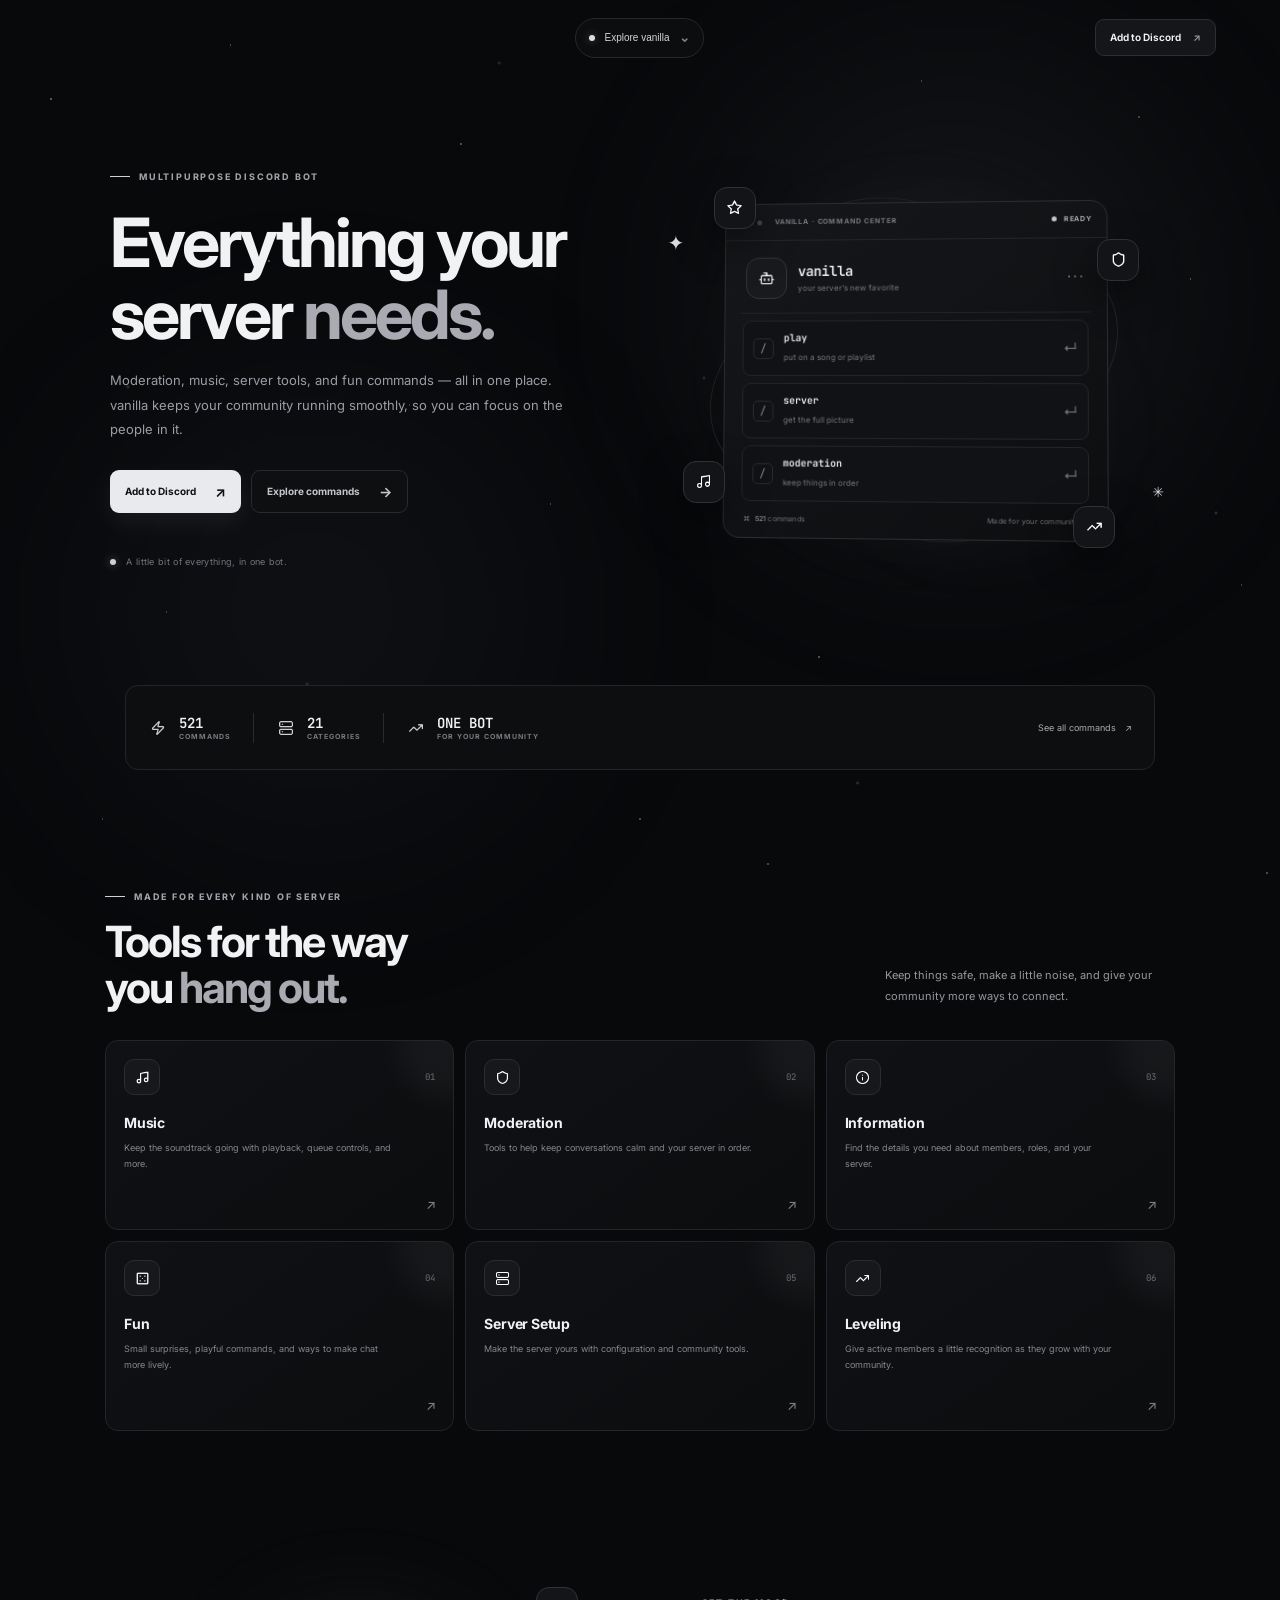
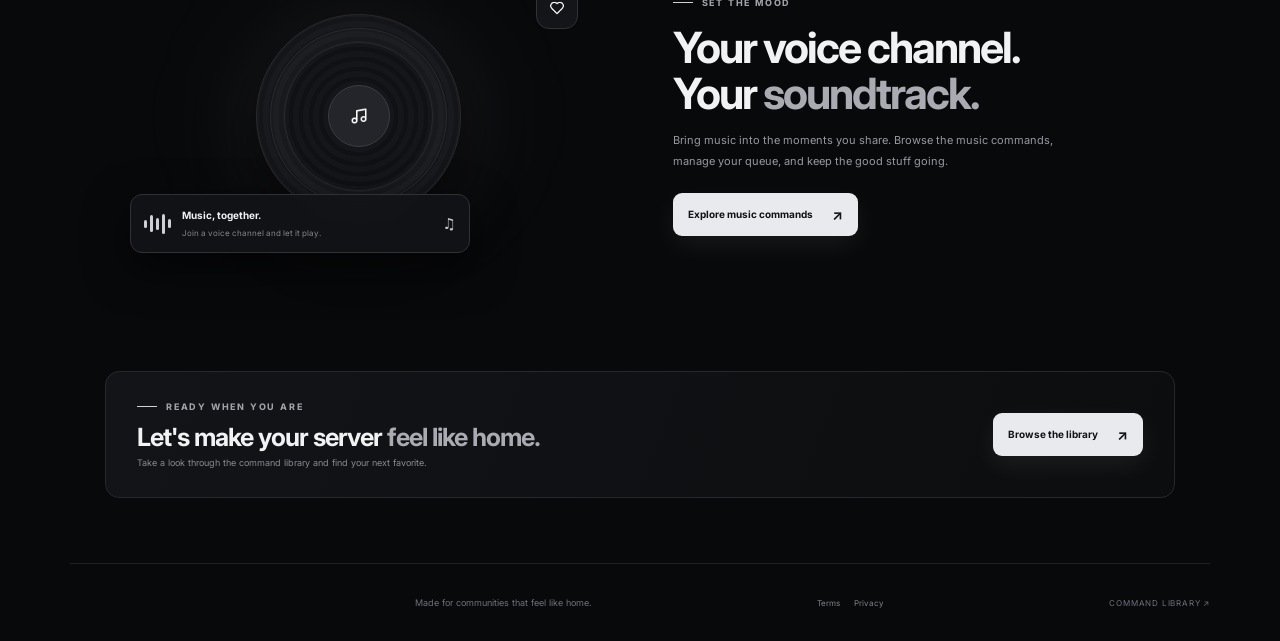
<file: index.html>
<!doctype html>
<html lang="en"><head><meta charset="utf-8"><meta name="viewport" content="width=device-width,initial-scale=1"><meta name="theme-color" content="#08090b"><meta name="description" content="vanilla keeps your Discord community moving."><title>vanilla</title><link rel="icon" type="image/svg+xml" href="assets/images/favicon.svg"><link rel="preconnect" href="https://fonts.googleapis.com"><link rel="preconnect" href="https://fonts.gstatic.com" crossorigin><link href="https://fonts.googleapis.com/css2?family=Inter:wght@400;500;600;700;800&family=JetBrains+Mono:wght@500;600&display=swap" rel="stylesheet"><link rel="stylesheet" href="assets/css/home.css"></head>
<body><div class="ambient ambient-one"></div><div class="ambient ambient-two"></div>
<header class="home-top"><span class="home-logo-space" aria-hidden="true"></span><div class="home-nav-wrap"><button id="homeMenuButton" class="home-menu-button" aria-expanded="false"><span class="menu-dot"></span>Explore vanilla <b>⌄</b></button><nav id="homeMenu" class="home-menu"><a class="active" href="index.html"><img data-home-icon="star" alt="">Home</a><a href="commands.html"><img data-home-icon="server" alt="">Commands</a><a href="docs.html"><img data-home-icon="info" alt="">Docs</a><a href="terms.html">Terms</a><a href="privacy.html">Privacy</a><a href="#features"><img data-home-icon="bolt" alt="">Features</a><a href="#music"><img data-home-icon="music" alt="">Music</a></nav></div><a class="top-command" target="_blank" rel="noopener noreferrer" href="https://ptb.discord.com/oauth2/authorize?client_id=1545813406035222598">Add to Discord <span>↗</span></a></header>
<main><section class="hero"><div class="hero-copy reveal"><div class="eyebrow"><span></span>MULTIPURPOSE DISCORD BOT</div><h1>Everything your<br>server <em>needs.</em></h1><p>Moderation, music, server tools, and fun commands — all in one place. vanilla keeps your community running smoothly, so you can focus on the people in it.</p><div class="hero-actions"><a class="button button-main" target="_blank" rel="noopener noreferrer" href="https://ptb.discord.com/oauth2/authorize?client_id=1545813406035222598">Add to Discord <span>↗</span></a><a class="button button-secondary" href="commands.html">Explore commands <span>→</span></a></div><div class="hero-footnote"><span class="live-dot"></span> A little bit of everything, in one bot.</div></div>
<div class="hero-visual reveal"><div class="halo halo-a"></div><div class="halo halo-b"></div><div class="orbit orbit-a"></div><div class="orbit orbit-b"></div><div class="float-icon icon-star"><img data-home-icon="star" alt=""></div><div class="float-icon icon-shield"><img data-home-icon="shield" alt=""></div><div class="float-icon icon-music"><img data-home-icon="music" alt=""></div><div class="float-icon icon-trend"><img data-home-icon="trend" alt=""></div><div class="bot-window"><div class="window-top"><div class="window-dots"><i></i><i></i><i></i></div><span>VANILLA · COMMAND CENTER</span><span class="online"><i></i> READY</span></div><div class="window-profile"><div class="bot-icon"><img data-home-icon="bot" alt=""></div><div><b>vanilla</b><small>your server's new favorite</small></div><span class="profile-menu">···</span></div><div class="window-separator"></div><div class="fake-command"><span class="slash">/</span><div><b>play</b><small>put on a song or playlist</small></div><span class="enter">↵</span></div><div class="fake-command"><span class="slash">/</span><div><b>server</b><small>get the full picture</small></div><span class="enter">↵</span></div><div class="fake-command"><span class="slash">/</span><div><b>moderation</b><small>keep things in order</small></div><span class="enter">↵</span></div><div class="window-bottom"><span>⌘ &nbsp;<b id="heroCommandCount">521</b> commands</span><span>Made for your community <i>✳</i></span></div></div><div class="sparkle sp-one">✦</div><div class="sparkle sp-two">✳</div></div></section>
<section class="stats reveal"><div><img data-home-icon="bolt" alt=""><b id="homeCommandCount">521<small>COMMANDS</small></b></div><span class="stats-divider"></span><div><img data-home-icon="server" alt=""><b id="homeCategoryCount">21<small>CATEGORIES</small></b></div><span class="stats-divider"></span><div><img data-home-icon="trend" alt=""><b>ONE BOT<small>FOR YOUR COMMUNITY</small></b></div><a href="commands.html">See all commands <span>↗</span></a></section>
<section class="features" id="features"><div class="section-heading reveal"><div><div class="eyebrow"><span></span>MADE FOR EVERY KIND OF SERVER</div><h2>Tools for the way<br>you <em>hang out.</em></h2></div><p>Keep things safe, make a little noise, and give your community more ways to connect.</p></div><div id="featureGrid" class="feature-grid"></div></section>
<section class="music-section" id="music"><div class="music-art reveal"><div class="music-glow"></div><div class="record"><div class="record-lines"></div><div class="record-center"><img data-home-icon="music" alt=""></div></div><div class="playing-card"><div class="equalizer"><i></i><i></i><i></i><i></i><i></i></div><div><b>Music, together.</b><small>Join a voice channel and let it play.</small></div><span>♫</span></div><div class="music-float"><img data-home-icon="heart" alt=""></div></div><div class="music-copy reveal"><div class="eyebrow"><span></span>SET THE MOOD</div><h2>Your voice channel.<br>Your <em>soundtrack.</em></h2><p>Bring music into the moments you share. Browse the music commands, manage your queue, and keep the good stuff going.</p><a class="button button-main" href="commands.html?category=Music">Explore music commands <span>↗</span></a></div></section>
<section class="closing reveal"><div><div class="eyebrow"><span></span>READY WHEN YOU ARE</div><h2>Let's make your server <em>feel like home.</em></h2><p>Take a look through the command library and find your next favorite.</p></div><a class="button button-main" href="commands.html">Browse the library <span>↗</span></a></section></main><footer class="home-footer"><span class="home-logo-space" aria-hidden="true"></span><span>Made for communities that feel like home.</span><div class="footer-links"><a href="terms.html">Terms</a><a href="privacy.html">Privacy</a></div><a href="commands.html">COMMAND LIBRARY ↗</a></footer><script src="assets/js/icons.js"></script><script src="assets/js/commands.js"></script><script src="assets/js/home.js"></script></body></html>
</file>
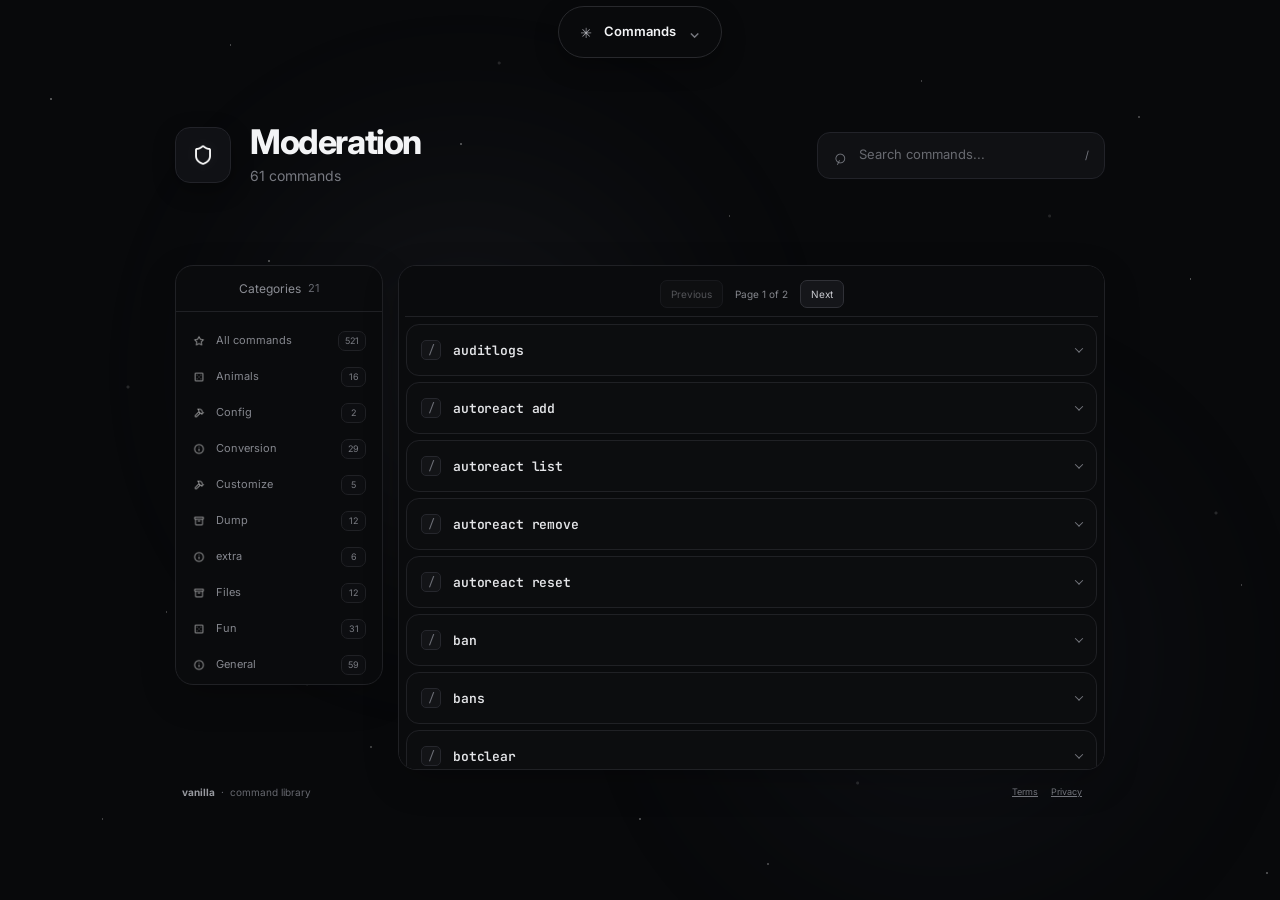
<file: commands.html>
<!doctype html>
<html lang="en">
<head>
<meta charset="utf-8"><meta name="viewport" content="width=device-width, initial-scale=1"><meta name="theme-color" content="#08090b">
<meta name="description" content="Browse commands for vanilla, a multipurpose Discord bot."><title>Commands — vanilla</title><link rel="icon" type="image/svg+xml" href="assets/images/favicon.svg">
<link rel="preconnect" href="https://fonts.googleapis.com"><link rel="preconnect" href="https://fonts.gstatic.com" crossorigin>
<link href="https://fonts.googleapis.com/css2?family=Inter:wght@400;500;600;700;800&family=JetBrains+Mono:wght@500;600&display=swap" rel="stylesheet"><link rel="stylesheet" href="assets/css/styles.css">
</head>
<body>
<div class="ambient ambient-a"></div><div class="ambient ambient-b"></div>
<header class="topbar"><div class="nav-wrap"><button id="navButton" class="nav-pill" aria-expanded="false"><span class="nav-glyph">✳</span><span>Commands</span><span class="nav-caret">⌄</span></button><div id="navMenu" class="nav-menu"><a href="index.html" class="nav-option"><img data-icon="home" alt="">Home<span>↗</span></a><a href="commands.html" class="nav-option current"><img data-icon="star" alt="">Commands<span>⌘</span></a><a href="docs.html" class="nav-option"><img data-icon="info" alt="">Docs<span>↗</span></a><a href="terms.html" class="nav-option">Terms<span>↗</span></a><a href="privacy.html" class="nav-option">Privacy<span>↗</span></a><a class="nav-option" target="_blank" rel="noopener noreferrer" href="https://ptb.discord.com/oauth2/authorize?client_id=1545813406035222598"><img data-icon="plus" alt="">Add to Discord<span>↗</span></a><div class="nav-setting"><label for="prefixInput">COMMAND PREFIX</label><input id="prefixInput" maxlength="8" placeholder="Set your prefix" autocomplete="off"></div></div></div></header>
<main id="catalog" class="page">
<section class="page-heading"><div class="heading-title"><div class="heading-icon"><img id="headingIcon" alt=""></div><div><h1 id="headingName">Moderation</h1><div id="headingCount" class="heading-count">0 commands</div></div></div><div class="heading-controls"><label class="search"><span class="search-icon">⌕</span><input id="searchInput" type="search" placeholder="Search commands..." autocomplete="off"><kbd>/</kbd></label></div></section>
<section class="browser-layout"><aside class="category-panel"><div class="panel-heading"><span>Categories</span><span id="categoryCount">0</span></div><div id="categoryList" class="category-list"></div></aside><div id="commandList" class="command-panel" aria-live="off"></div></section>
<footer class="site-foot"><span><b class="foot-logo">vanilla</b> &nbsp;·&nbsp; command library</span><span class="legal-links"><a href="terms.html">Terms</a><a href="privacy.html">Privacy</a></span></footer>
</main><div id="toast" class="toast" role="status" aria-live="polite"></div>
<script src="assets/js/icons.js"></script><script src="assets/js/commands.js"></script><script src="assets/js/app.js"></script>
</body></html>
</file>
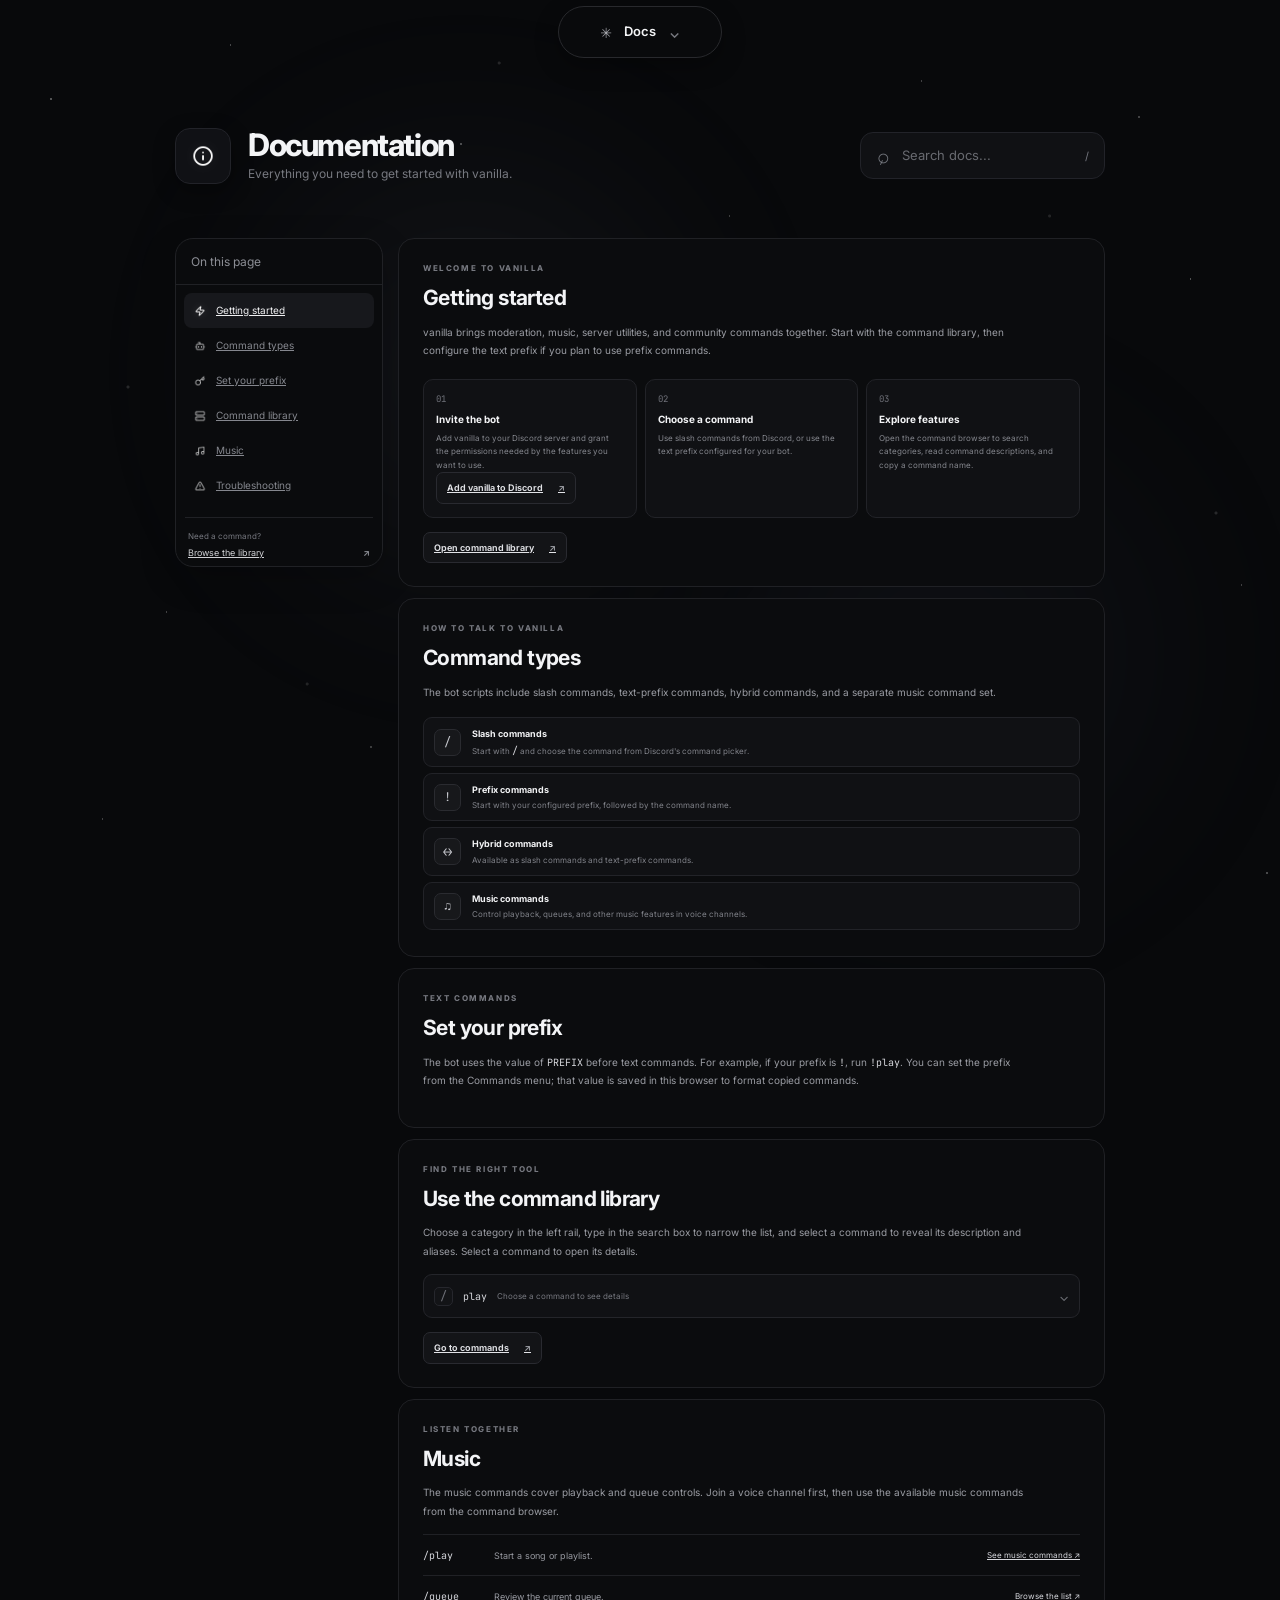
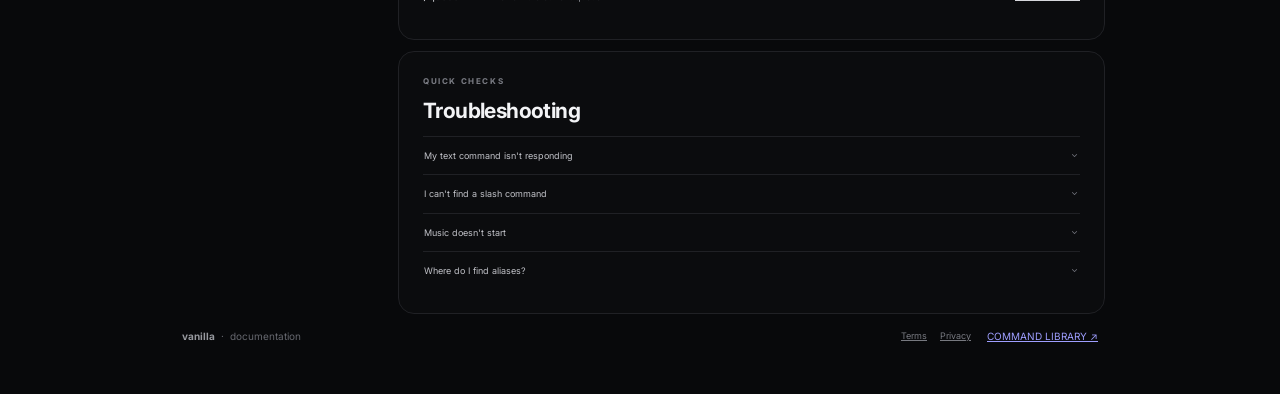
<file: docs.html>
<!doctype html>
<html lang="en"><head><meta charset="utf-8"><meta name="viewport" content="width=device-width,initial-scale=1"><meta name="theme-color" content="#08090b"><meta name="description" content="Setup and usage docs for the vanilla Discord bot."><title>Docs — vanilla</title><link rel="icon" type="image/svg+xml" href="assets/images/favicon.svg"><link rel="preconnect" href="https://fonts.googleapis.com"><link rel="preconnect" href="https://fonts.gstatic.com" crossorigin><link href="https://fonts.googleapis.com/css2?family=Inter:wght@400;500;600;700;800&family=JetBrains+Mono:wght@500;600&display=swap" rel="stylesheet"><link rel="stylesheet" href="assets/css/styles.css"><link rel="stylesheet" href="assets/css/docs.css"></head>
<body><div class="ambient ambient-a"></div><div class="ambient ambient-b"></div><header class="topbar"><div class="nav-wrap"><button id="navButton" class="nav-pill" aria-expanded="false"><span class="nav-glyph">✳</span><span>Docs</span><span class="nav-caret">⌄</span></button><div id="navMenu" class="nav-menu"><a href="index.html" class="nav-option"><img data-icon="home" alt="">Home<span>↗</span></a><a href="commands.html" class="nav-option"><img data-icon="server" alt="">Commands<span>↗</span></a><a href="docs.html" class="nav-option current"><img data-icon="info" alt="">Docs<span>⌘</span></a><a href="terms.html" class="nav-option">Terms<span>↗</span></a><a href="privacy.html" class="nav-option">Privacy<span>↗</span></a><a class="nav-option" target="_blank" rel="noopener noreferrer" href="https://ptb.discord.com/oauth2/authorize?client_id=1545813406035222598"><img data-icon="plus" alt="">Add to Discord<span>↗</span></a></div></div></header>
<main class="page docs-page"><section class="page-heading docs-heading"><div class="heading-title"><div class="heading-icon"><img data-doc-icon="info" alt=""></div><div><h1>Documentation</h1><div class="heading-count">Everything you need to get started with vanilla.</div></div></div><label class="search docs-search"><span class="search-icon">⌕</span><input id="docsSearch" type="search" placeholder="Search docs..." autocomplete="off"><kbd>/</kbd></label></section>
<div class="docs-layout"><aside class="category-panel docs-sidebar"><div class="panel-heading">On this page</div><nav id="docsNav" class="docs-nav"><a class="active" href="#getting-started"><img data-doc-icon="bolt" alt="">Getting started</a><a href="#command-types"><img data-doc-icon="bot" alt="">Command types</a><a href="#prefix"><img data-doc-icon="key" alt="">Set your prefix</a><a href="#command-library"><img data-doc-icon="server" alt="">Command library</a><a href="#music"><img data-doc-icon="music" alt="">Music</a><a href="#troubleshooting"><img data-doc-icon="alert" alt="">Troubleshooting</a></nav><div class="docs-side-cta"><span>Need a command?</span><a href="commands.html">Browse the library <b>↗</b></a></div></aside>
<div class="docs-content" id="docsContent">
<section class="doc-card" id="getting-started" data-doc="getting started install setup invite bot"><div class="doc-eyebrow">WELCOME TO VANILLA</div><h2>Getting started</h2><p>vanilla brings moderation, music, server utilities, and community commands together. Start with the command library, then configure the text prefix if you plan to use prefix commands.</p><div class="steps"><div class="step"><span>01</span><b>Invite the bot</b><p>Add vanilla to your Discord server and grant the permissions needed by the features you want to use.</p><a class="doc-action" target="_blank" rel="noopener noreferrer" href="https://ptb.discord.com/oauth2/authorize?client_id=1545813406035222598">Add vanilla to Discord <span>↗</span></a></div><div class="step"><span>02</span><b>Choose a command</b><p>Use slash commands from Discord, or use the text prefix configured for your bot.</p></div><div class="step"><span>03</span><b>Explore features</b><p>Open the command browser to search categories, read command descriptions, and copy a command name.</p></div></div><a class="doc-action" href="commands.html">Open command library <span>↗</span></a></section>
<section class="doc-card" id="command-types" data-doc="commands slash prefix hybrid music types"><div class="doc-eyebrow">HOW TO TALK TO VANILLA</div><h2>Command types</h2><p>The bot scripts include slash commands, text-prefix commands, hybrid commands, and a separate music command set.</p><div class="type-list"><div><span class="type-icon">/</span><div><b>Slash commands</b><small>Start with <code>/</code> and choose the command from Discord's command picker.</small></div></div><div><span class="type-icon">!</span><div><b>Prefix commands</b><small>Start with your configured prefix, followed by the command name.</small></div></div><div><span class="type-icon">↔</span><div><b>Hybrid commands</b><small>Available as slash commands and text-prefix commands.</small></div></div><div><span class="type-icon">♫</span><div><b>Music commands</b><small>Control playback, queues, and other music features in voice channels.</small></div></div></div></section>
<section class="doc-card" id="prefix" data-doc="prefix text commands"><div class="doc-eyebrow">TEXT COMMANDS</div><h2>Set your prefix</h2><p>The bot uses the value of <code>PREFIX</code> before text commands. For example, if your prefix is <code>!</code>, run <code>!play</code>. You can set the prefix from the Commands menu; that value is saved in this browser to format copied commands.</p></section>
<section class="doc-card" id="command-library" data-doc="search filter category aliases descriptions commands"><div class="doc-eyebrow">FIND THE RIGHT TOOL</div><h2>Use the command library</h2><p>Choose a category in the left rail, type in the search box to narrow the list, and select a command to reveal its description and aliases. Select a command to open its details.</p><div class="mini-preview"><span class="slash-mark">/</span><code>play</code><span>Choose a command to see details</span><b>⌄</b></div><a class="doc-action" href="commands.html">Go to commands <span>↗</span></a></section>
<section class="doc-card" id="music" data-doc="music voice play queue pause resume skip"><div class="doc-eyebrow">LISTEN TOGETHER</div><h2>Music</h2><p>The music commands cover playback and queue controls. Join a voice channel first, then use the available music commands from the command browser.</p><div class="example-row"><code>/play</code><span>Start a song or playlist.</span><a href="commands.html?category=Music">See music commands ↗</a></div><div class="example-row"><code>/queue</code><span>Review the current queue.</span><a href="commands.html?category=Music">Browse the list ↗</a></div></section>
<section class="doc-card" id="troubleshooting" data-doc="troubleshoot help missing slash prefix permissions music"><div class="doc-eyebrow">QUICK CHECKS</div><h2>Troubleshooting</h2><details><summary>My text command isn't responding</summary><p>Check the prefix in the bot environment, confirm the message starts with it, and make sure the bot has the required Discord permissions.</p></details><details><summary>I can't find a slash command</summary><p>Check that the bot is online and that the command exists in the current command library. Newly registered commands may take a little time to appear in Discord.</p></details><details><summary>Music doesn't start</summary><p>Confirm the bot can join and speak in the voice channel, and review the bot's music connection settings and runtime logs.</p></details><details><summary>Where do I find aliases?</summary><p>Open a command in the library. Any aliases included in the bot scripts appear with the command details.</p></details></section></div></div><footer class="site-foot docs-foot"><span><b class="foot-logo">vanilla</b> &nbsp;·&nbsp; documentation</span><span class="legal-links"><a href="terms.html">Terms</a><a href="privacy.html">Privacy</a></span><a href="commands.html">COMMAND LIBRARY ↗</a></footer></main><script src="assets/js/icons.js"></script><script src="assets/js/docs.js"></script></body></html>
</file>
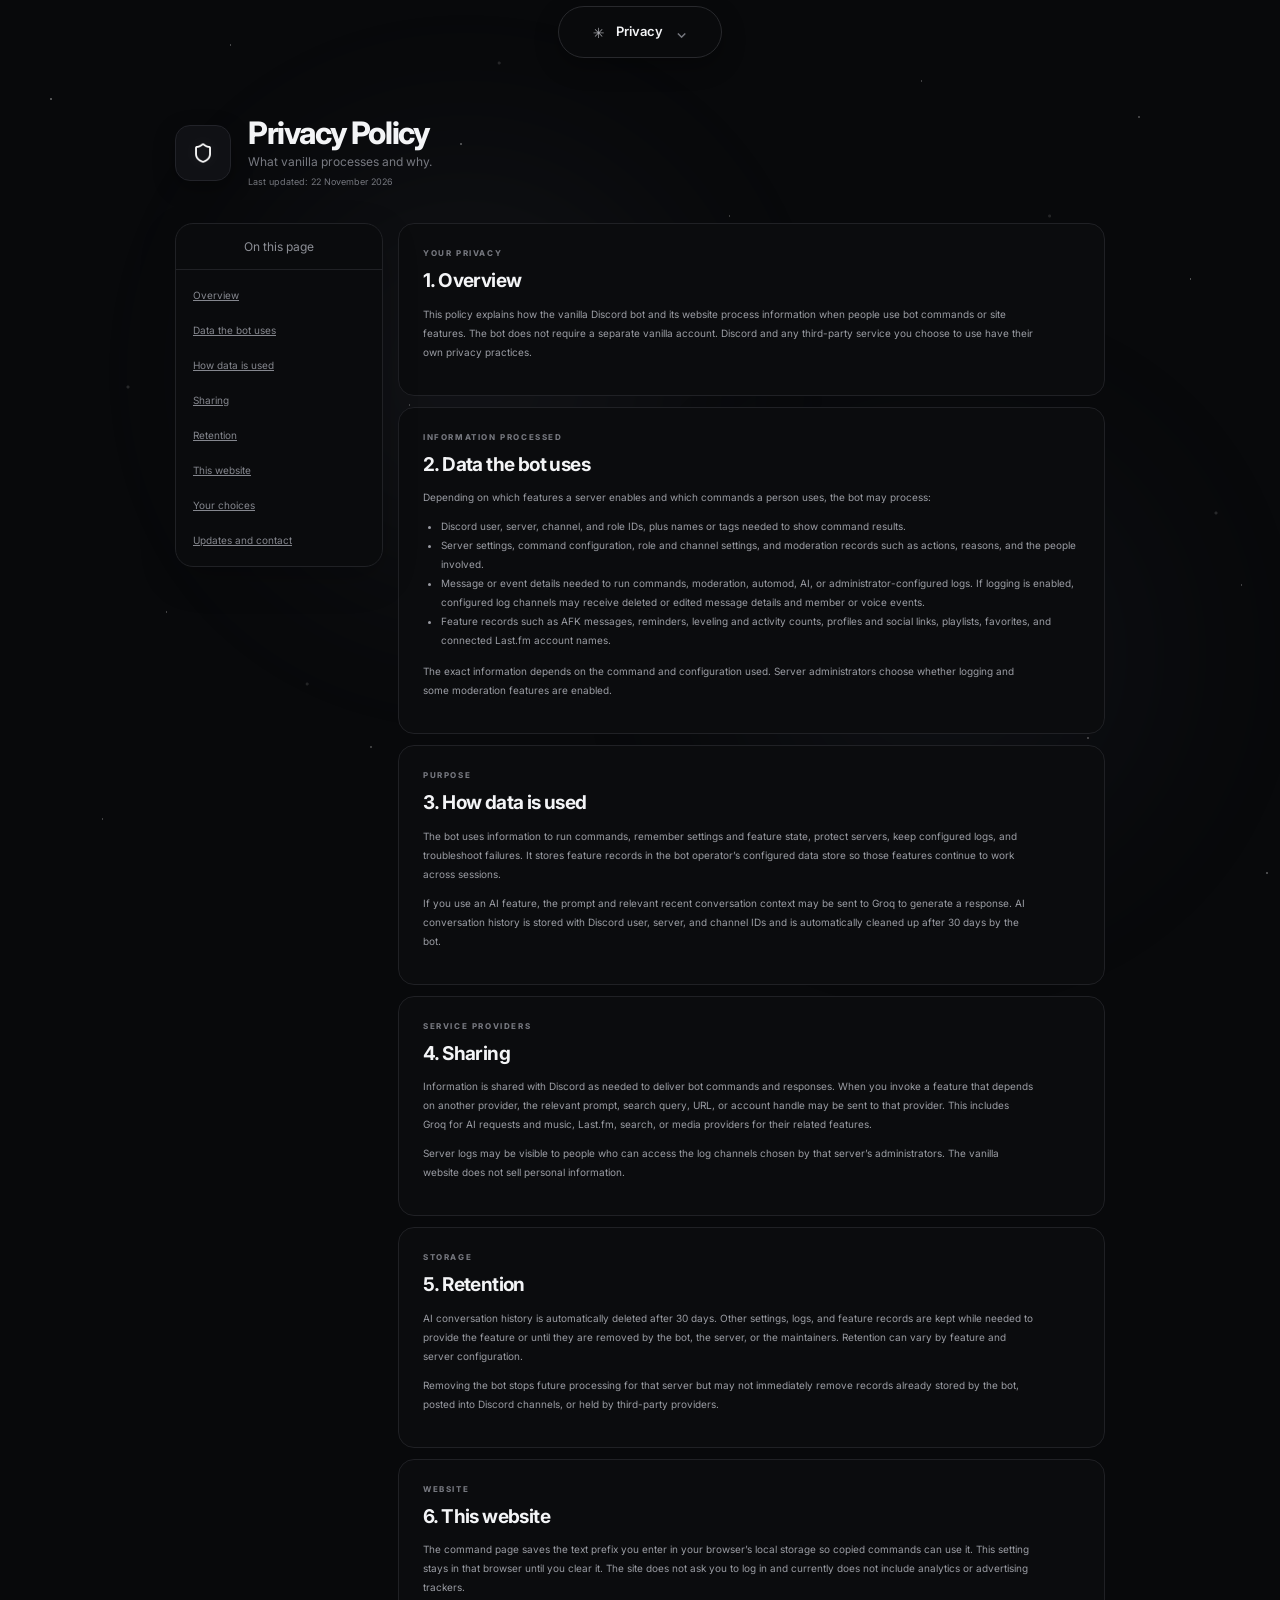
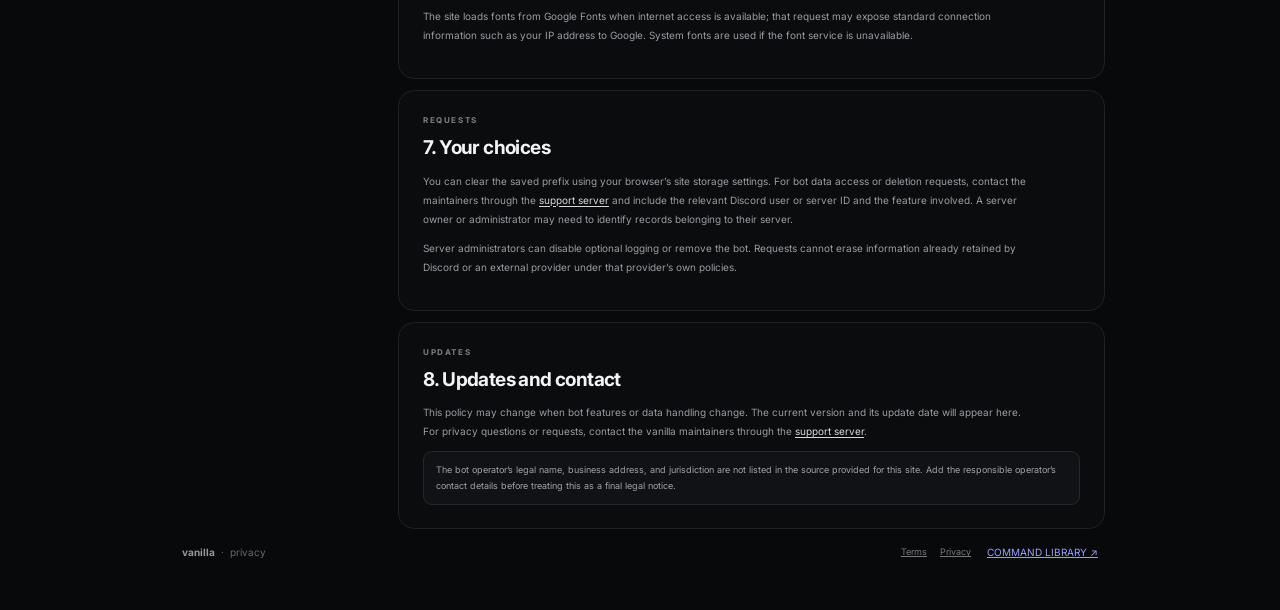
<file: privacy.html>
<!doctype html>
<html lang="en"><head><meta charset="utf-8"><meta name="viewport" content="width=device-width,initial-scale=1"><meta name="theme-color" content="#08090b"><meta name="description" content="Privacy information for the vanilla Discord bot and website."><title>Privacy Policy — vanilla</title><link rel="icon" type="image/svg+xml" href="assets/images/favicon.svg"><link rel="preconnect" href="https://fonts.googleapis.com"><link rel="preconnect" href="https://fonts.gstatic.com" crossorigin><link href="https://fonts.googleapis.com/css2?family=Inter:wght@400;500;600;700;800&family=JetBrains+Mono:wght@500;600&display=swap" rel="stylesheet"><link rel="stylesheet" href="assets/css/styles.css"><link rel="stylesheet" href="assets/css/docs.css"><link rel="stylesheet" href="assets/css/legal.css"></head>
<body><div class="ambient ambient-a"></div><div class="ambient ambient-b"></div><header class="topbar"><div class="nav-wrap"><button id="navButton" class="nav-pill" aria-expanded="false"><span class="nav-glyph">✳</span><span>Privacy</span><span class="nav-caret">⌄</span></button><nav id="navMenu" class="nav-menu"><a href="index.html" class="nav-option"><img data-icon="home" alt="">Home<span>↗</span></a><a href="commands.html" class="nav-option"><img data-icon="server" alt="">Commands<span>↗</span></a><a href="docs.html" class="nav-option"><img data-icon="info" alt="">Docs<span>↗</span></a><a href="terms.html" class="nav-option">Terms<span>↗</span></a><a href="privacy.html" class="nav-option current">Privacy<span>⌘</span></a><a class="nav-option" target="_blank" rel="noopener noreferrer" href="https://ptb.discord.com/oauth2/authorize?client_id=1545813406035222598"><img data-icon="plus" alt="">Add to Discord<span>↗</span></a></nav></div></header>
<main class="page legal-page"><section class="page-heading docs-heading"><div class="heading-title"><div class="heading-icon"><img data-icon="shield" alt=""></div><div><h1>Privacy Policy</h1><div class="heading-count">What vanilla processes and why.</div><div class="legal-updated">Last updated: 22 November 2026</div></div></div></section>
<div class="legal-layout"><aside class="category-panel legal-sidebar"><div class="panel-heading">On this page</div><nav class="legal-nav"><a href="#overview">Overview</a><a href="#data">Data the bot uses</a><a href="#uses">How data is used</a><a href="#sharing">Sharing</a><a href="#retention">Retention</a><a href="#website">This website</a><a href="#choices">Your choices</a><a href="#changes">Updates and contact</a></nav></aside>
<div class="legal-content">
<section class="doc-card" id="overview"><div class="doc-eyebrow">YOUR PRIVACY</div><h2>1. Overview</h2><p>This policy explains how the vanilla Discord bot and its website process information when people use bot commands or site features. The bot does not require a separate vanilla account. Discord and any third-party service you choose to use have their own privacy practices.</p></section>
<section class="doc-card" id="data"><div class="doc-eyebrow">INFORMATION PROCESSED</div><h2>2. Data the bot uses</h2><p>Depending on which features a server enables and which commands a person uses, the bot may process:</p><ul><li>Discord user, server, channel, and role IDs, plus names or tags needed to show command results.</li><li>Server settings, command configuration, role and channel settings, and moderation records such as actions, reasons, and the people involved.</li><li>Message or event details needed to run commands, moderation, automod, AI, or administrator-configured logs. If logging is enabled, configured log channels may receive deleted or edited message details and member or voice events.</li><li>Feature records such as AFK messages, reminders, leveling and activity counts, profiles and social links, playlists, favorites, and connected Last.fm account names.</li></ul><p>The exact information depends on the command and configuration used. Server administrators choose whether logging and some moderation features are enabled.</p></section>
<section class="doc-card" id="uses"><div class="doc-eyebrow">PURPOSE</div><h2>3. How data is used</h2><p>The bot uses information to run commands, remember settings and feature state, protect servers, keep configured logs, and troubleshoot failures. It stores feature records in the bot operator’s configured data store so those features continue to work across sessions.</p><p>If you use an AI feature, the prompt and relevant recent conversation context may be sent to Groq to generate a response. AI conversation history is stored with Discord user, server, and channel IDs and is automatically cleaned up after 30 days by the bot.</p></section>
<section class="doc-card" id="sharing"><div class="doc-eyebrow">SERVICE PROVIDERS</div><h2>4. Sharing</h2><p>Information is shared with Discord as needed to deliver bot commands and responses. When you invoke a feature that depends on another provider, the relevant prompt, search query, URL, or account handle may be sent to that provider. This includes Groq for AI requests and music, Last.fm, search, or media providers for their related features.</p><p>Server logs may be visible to people who can access the log channels chosen by that server’s administrators. The vanilla website does not sell personal information.</p></section>
<section class="doc-card" id="retention"><div class="doc-eyebrow">STORAGE</div><h2>5. Retention</h2><p>AI conversation history is automatically deleted after 30 days. Other settings, logs, and feature records are kept while needed to provide the feature or until they are removed by the bot, the server, or the maintainers. Retention can vary by feature and server configuration.</p><p>Removing the bot stops future processing for that server but may not immediately remove records already stored by the bot, posted into Discord channels, or held by third-party providers.</p></section>
<section class="doc-card" id="website"><div class="doc-eyebrow">WEBSITE</div><h2>6. This website</h2><p>The command page saves the text prefix you enter in your browser’s local storage so copied commands can use it. This setting stays in that browser until you clear it. The site does not ask you to log in and currently does not include analytics or advertising trackers.</p><p>The site loads fonts from Google Fonts when internet access is available; that request may expose standard connection information such as your IP address to Google. System fonts are used if the font service is unavailable.</p></section>
<section class="doc-card" id="choices"><div class="doc-eyebrow">REQUESTS</div><h2>7. Your choices</h2><p>You can clear the saved prefix using your browser’s site storage settings. For bot data access or deletion requests, contact the maintainers through the <a href="https://discord.gg/masr" target="_blank" rel="noopener noreferrer">support server</a> and include the relevant Discord user or server ID and the feature involved. A server owner or administrator may need to identify records belonging to their server.</p><p>Server administrators can disable optional logging or remove the bot. Requests cannot erase information already retained by Discord or an external provider under that provider’s own policies.</p></section>
<section class="doc-card" id="changes"><div class="doc-eyebrow">UPDATES</div><h2>8. Updates and contact</h2><p>This policy may change when bot features or data handling change. The current version and its update date will appear here. For privacy questions or requests, contact the vanilla maintainers through the <a href="https://discord.gg/masr" target="_blank" rel="noopener noreferrer">support server</a>.</p><div class="legal-note">The bot operator’s legal name, business address, and jurisdiction are not listed in the source provided for this site. Add the responsible operator’s contact details before treating this as a final legal notice.</div></section>
</div></div><footer class="site-foot legal-foot"><span><b class="foot-logo">vanilla</b> &nbsp;·&nbsp; privacy</span><span class="legal-links"><a href="terms.html">Terms</a><a href="privacy.html">Privacy</a></span><a href="commands.html">COMMAND LIBRARY ↗</a></footer></main><script src="assets/js/icons.js"></script><script src="assets/js/legal.js"></script></body></html>
</file>
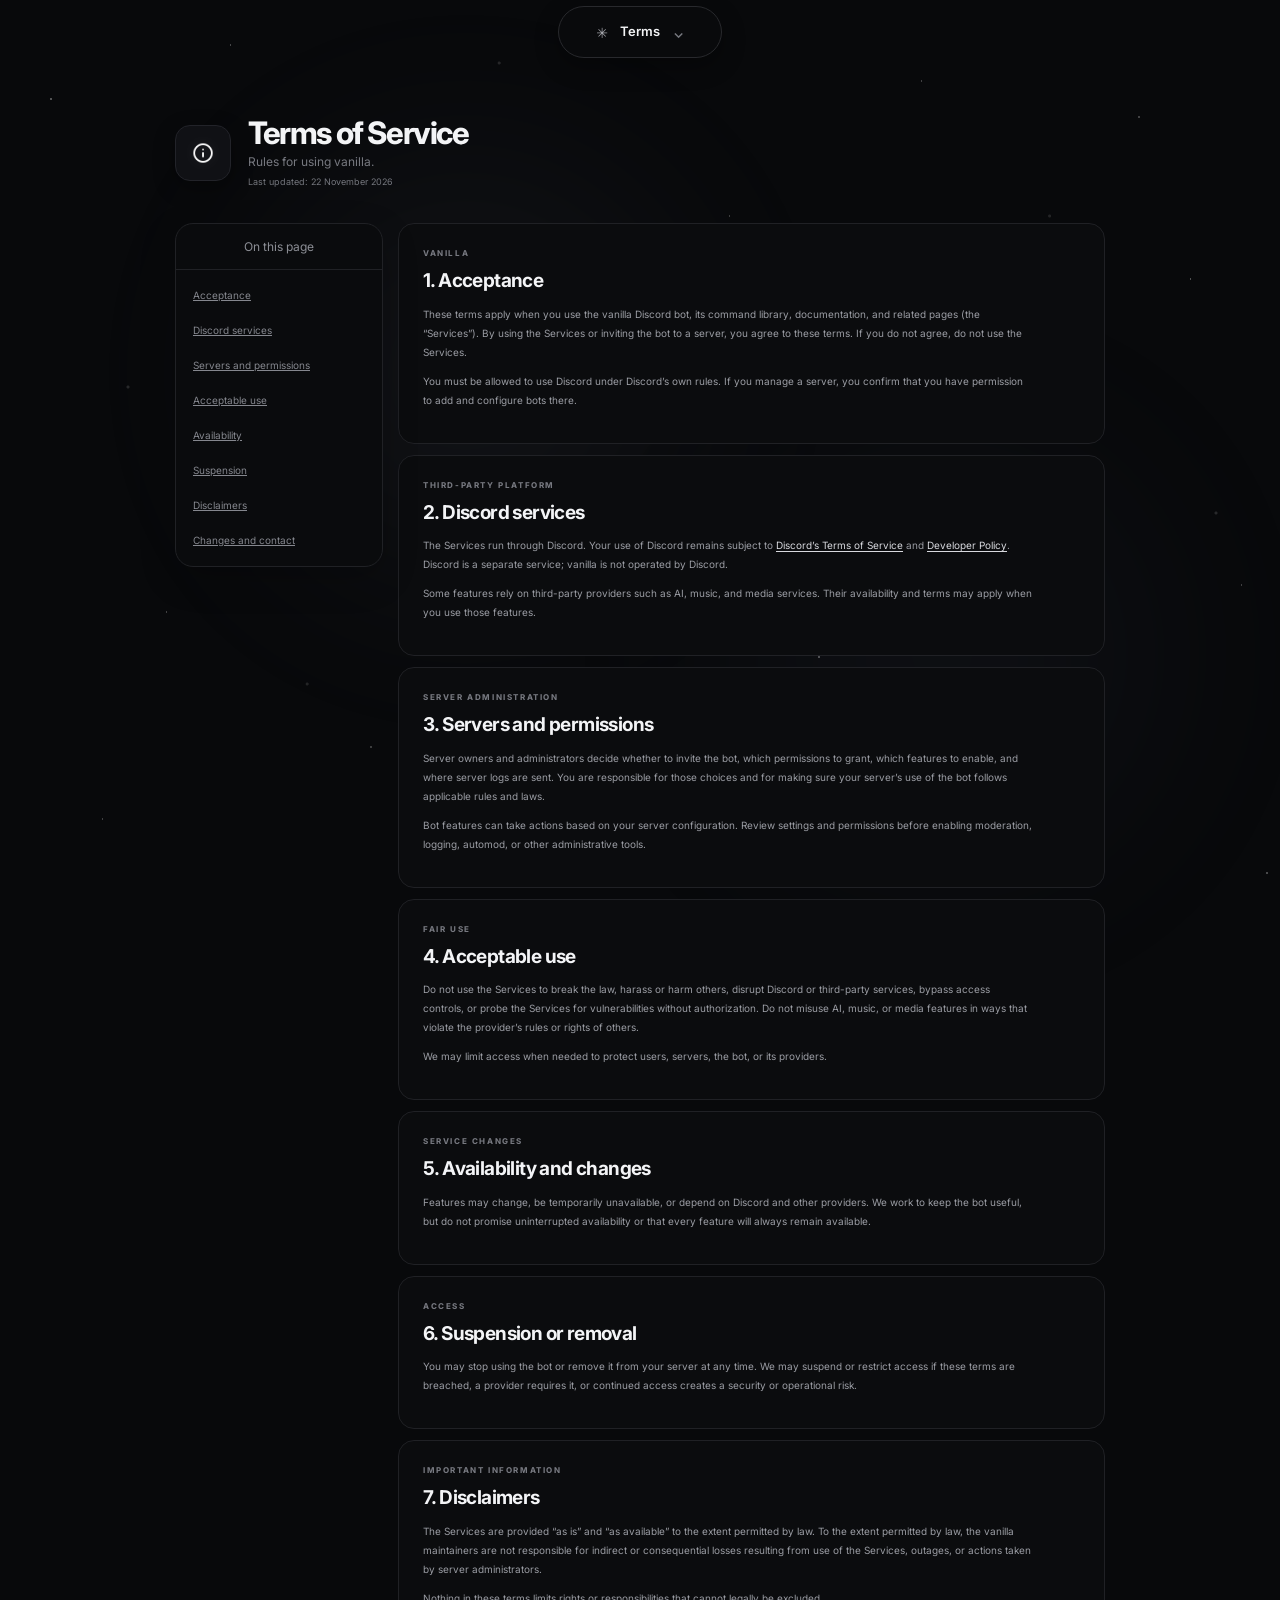
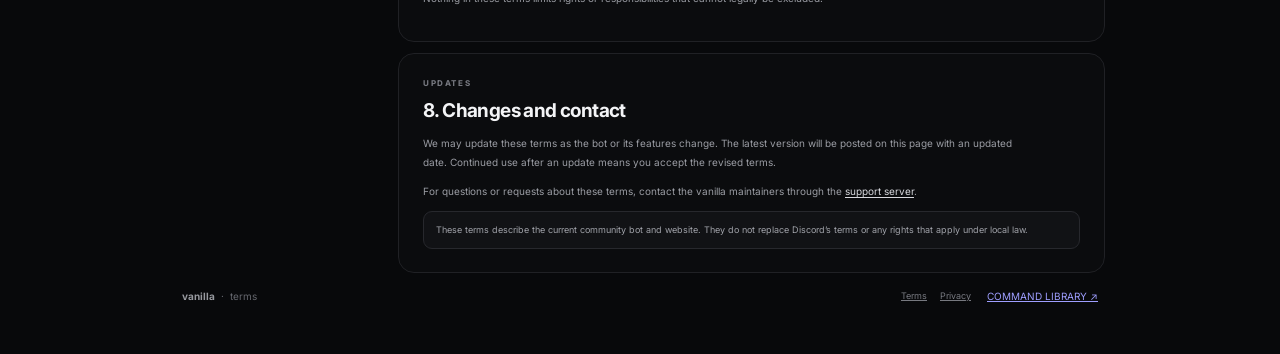
<file: terms.html>
<!doctype html>
<html lang="en"><head><meta charset="utf-8"><meta name="viewport" content="width=device-width,initial-scale=1"><meta name="theme-color" content="#08090b"><meta name="description" content="Terms for using the vanilla Discord bot and website."><title>Terms of Service — vanilla</title><link rel="icon" type="image/svg+xml" href="assets/images/favicon.svg"><link rel="preconnect" href="https://fonts.googleapis.com"><link rel="preconnect" href="https://fonts.gstatic.com" crossorigin><link href="https://fonts.googleapis.com/css2?family=Inter:wght@400;500;600;700;800&family=JetBrains+Mono:wght@500;600&display=swap" rel="stylesheet"><link rel="stylesheet" href="assets/css/styles.css"><link rel="stylesheet" href="assets/css/docs.css"><link rel="stylesheet" href="assets/css/legal.css"></head>
<body><div class="ambient ambient-a"></div><div class="ambient ambient-b"></div><header class="topbar"><div class="nav-wrap"><button id="navButton" class="nav-pill" aria-expanded="false"><span class="nav-glyph">✳</span><span>Terms</span><span class="nav-caret">⌄</span></button><nav id="navMenu" class="nav-menu"><a href="index.html" class="nav-option"><img data-icon="home" alt="">Home<span>↗</span></a><a href="commands.html" class="nav-option"><img data-icon="server" alt="">Commands<span>↗</span></a><a href="docs.html" class="nav-option"><img data-icon="info" alt="">Docs<span>↗</span></a><a href="terms.html" class="nav-option current">Terms<span>⌘</span></a><a href="privacy.html" class="nav-option">Privacy<span>↗</span></a><a class="nav-option" target="_blank" rel="noopener noreferrer" href="https://ptb.discord.com/oauth2/authorize?client_id=1545813406035222598"><img data-icon="plus" alt="">Add to Discord<span>↗</span></a></nav></div></header>
<main class="page legal-page"><section class="page-heading docs-heading"><div class="heading-title"><div class="heading-icon"><img data-icon="info" alt=""></div><div><h1>Terms of Service</h1><div class="heading-count">Rules for using vanilla.</div><div class="legal-updated">Last updated: 22 November 2026</div></div></div></section>
<div class="legal-layout"><aside class="category-panel legal-sidebar"><div class="panel-heading">On this page</div><nav class="legal-nav"><a href="#acceptance">Acceptance</a><a href="#discord">Discord services</a><a href="#servers">Servers and permissions</a><a href="#use">Acceptable use</a><a href="#availability">Availability</a><a href="#termination">Suspension</a><a href="#liability">Disclaimers</a><a href="#changes">Changes and contact</a></nav></aside>
<div class="legal-content">
<section class="doc-card" id="acceptance"><div class="doc-eyebrow">VANILLA</div><h2>1. Acceptance</h2><p>These terms apply when you use the vanilla Discord bot, its command library, documentation, and related pages (the “Services”). By using the Services or inviting the bot to a server, you agree to these terms. If you do not agree, do not use the Services.</p><p>You must be allowed to use Discord under Discord’s own rules. If you manage a server, you confirm that you have permission to add and configure bots there.</p></section>
<section class="doc-card" id="discord"><div class="doc-eyebrow">THIRD-PARTY PLATFORM</div><h2>2. Discord services</h2><p>The Services run through Discord. Your use of Discord remains subject to <a href="https://discord.com/terms" target="_blank" rel="noopener noreferrer">Discord’s Terms of Service</a> and <a href="https://discord.com/developers/docs/policies-and-agreements/developer-policy" target="_blank" rel="noopener noreferrer">Developer Policy</a>. Discord is a separate service; vanilla is not operated by Discord.</p><p>Some features rely on third-party providers such as AI, music, and media services. Their availability and terms may apply when you use those features.</p></section>
<section class="doc-card" id="servers"><div class="doc-eyebrow">SERVER ADMINISTRATION</div><h2>3. Servers and permissions</h2><p>Server owners and administrators decide whether to invite the bot, which permissions to grant, which features to enable, and where server logs are sent. You are responsible for those choices and for making sure your server’s use of the bot follows applicable rules and laws.</p><p>Bot features can take actions based on your server configuration. Review settings and permissions before enabling moderation, logging, automod, or other administrative tools.</p></section>
<section class="doc-card" id="use"><div class="doc-eyebrow">FAIR USE</div><h2>4. Acceptable use</h2><p>Do not use the Services to break the law, harass or harm others, disrupt Discord or third-party services, bypass access controls, or probe the Services for vulnerabilities without authorization. Do not misuse AI, music, or media features in ways that violate the provider’s rules or rights of others.</p><p>We may limit access when needed to protect users, servers, the bot, or its providers.</p></section>
<section class="doc-card" id="availability"><div class="doc-eyebrow">SERVICE CHANGES</div><h2>5. Availability and changes</h2><p>Features may change, be temporarily unavailable, or depend on Discord and other providers. We work to keep the bot useful, but do not promise uninterrupted availability or that every feature will always remain available.</p></section>
<section class="doc-card" id="termination"><div class="doc-eyebrow">ACCESS</div><h2>6. Suspension or removal</h2><p>You may stop using the bot or remove it from your server at any time. We may suspend or restrict access if these terms are breached, a provider requires it, or continued access creates a security or operational risk.</p></section>
<section class="doc-card" id="liability"><div class="doc-eyebrow">IMPORTANT INFORMATION</div><h2>7. Disclaimers</h2><p>The Services are provided “as is” and “as available” to the extent permitted by law. To the extent permitted by law, the vanilla maintainers are not responsible for indirect or consequential losses resulting from use of the Services, outages, or actions taken by server administrators.</p><p>Nothing in these terms limits rights or responsibilities that cannot legally be excluded.</p></section>
<section class="doc-card" id="changes"><div class="doc-eyebrow">UPDATES</div><h2>8. Changes and contact</h2><p>We may update these terms as the bot or its features change. The latest version will be posted on this page with an updated date. Continued use after an update means you accept the revised terms.</p><p>For questions or requests about these terms, contact the vanilla maintainers through the <a href="https://discord.gg/masr" target="_blank" rel="noopener noreferrer">support server</a>.</p><div class="legal-note">These terms describe the current community bot and website. They do not replace Discord’s terms or any rights that apply under local law.</div></section>
</div></div><footer class="site-foot legal-foot"><span><b class="foot-logo">vanilla</b> &nbsp;·&nbsp; terms</span><span class="legal-links"><a href="terms.html">Terms</a><a href="privacy.html">Privacy</a></span><a href="commands.html">COMMAND LIBRARY ↗</a></footer></main><script src="assets/js/icons.js"></script><script src="assets/js/legal.js"></script></body></html>
</file>
<file: assets/css/home.css>
:root{color-scheme:dark;--bg:#08090b;--panel:#101114;--line:#24252a;--text:#f1f2f4;--muted:#96989f;--dim:#666970;--accent:#f4f4f5;--edge:rgba(255,255,255,.09)}*{box-sizing:border-box}html{scroll-behavior:smooth;scroll-padding-top:85px}body{margin:0;background:var(--bg);color:var(--text);font:14px/1.55 Inter,system-ui,sans-serif;overflow-x:hidden}a{color:inherit;text-decoration:none}.ambient{position:fixed;width:470px;height:470px;border-radius:50%;filter:blur(120px);opacity:.08;pointer-events:none;z-index:-1;animation:ambient 13s ease-in-out infinite alternate}.ambient-one{background:#a6a6b6;top:7%;right:7%}.ambient-two{background:#636980;bottom:6%;left:6%;animation-delay:-6s}@keyframes ambient{to{transform:translate(40px,-25px) scale(1.16);opacity:.13}}.home-top{height:75px;max-width:1220px;margin:auto;padding:0 34px;display:flex;align-items:center;justify-content:space-between;position:relative;z-index:8}.logo{display:flex;align-items:center;gap:10px;font-size:15px;font-weight:750;letter-spacing:-.3px}.logo-mark{width:36px;height:36px;border:1px solid #36373c;border-radius:12px;display:grid;place-items:center;background:#111216;color:#f1f1f3;font:700 21px JetBrains Mono,monospace}.logo-mark span{color:#a7a9b2}.logo small{display:block;color:#777980;font-size:7px;letter-spacing:1.4px;margin-top:2px}.home-nav-wrap{position:relative}.home-menu-button{height:40px;padding:0 13px;display:flex;align-items:center;gap:9px;border:1px solid #27282d;border-radius:22px;background:#0c0d0f;color:#d4d5d9;font-size:10px;cursor:pointer;transition:.2s}.home-menu-button:hover,.home-menu-button[aria-expanded=true]{border-color:#55565d;background:#131417}.home-menu-button b{font-size:13px;color:#7e8087;transition:transform .2s}.home-menu-button[aria-expanded=true] b{transform:rotate(180deg)}.menu-dot{width:6px;height:6px;border-radius:50%;background:#dedfe3;box-shadow:0 0 8px #fff5}.home-menu{position:absolute;top:47px;left:50%;width:175px;padding:5px;background:#101114;border:1px solid #292a30;border-radius:11px;box-shadow:0 16px 48px #000a;opacity:0;visibility:hidden;transform:translate(-50%,-7px);transition:.2s}.home-menu.open{opacity:1;visibility:visible;transform:translate(-50%,0)}.home-menu a{height:34px;padding:0 9px;display:flex;align-items:center;gap:9px;border-radius:7px;color:#aaaeb5;font-size:10px}.home-menu a:hover,.home-menu a.active{background:#1b1c20;color:#f2f2f4}.home-menu img{width:14px;height:14px;object-fit:contain;opacity:.8}.top-command{padding:10px 14px;border:1px solid #2d2e33;border-radius:9px;background:#151619;font-size:10px;font-weight:650;transition:.2s}.top-command:hover{background:#202125;border-color:#4a4b51}.top-command span{margin-left:10px;color:#9d9fa5}.hero{width:min(1110px,calc(100% - 60px));min-height:610px;margin:auto;display:grid;grid-template-columns:1fr 1fr;align-items:center;gap:35px;padding:34px 25px 55px}.eyebrow{font-size:9px;letter-spacing:1.8px;font-weight:750;color:#a0a2a9}.eyebrow>span{display:inline-block;width:20px;height:1px;background:#d0d1d5;vertical-align:middle;margin:0 9px 3px 0}.hero h1,.section-heading h2,.music-copy h2,.closing h2{font-size:clamp(44px,5.4vw,68px);line-height:1.06;letter-spacing:-3px;margin:22px 0 18px;font-weight:700}.hero h1 em,.section-heading em,.music-copy em,.closing em{font-style:normal;color:#aaabb2}.hero-copy>p{max-width:455px;color:#9b9da4;font-size:13px;line-height:1.9;margin:0}.hero-actions{display:flex;gap:10px;margin-top:28px;align-items:center}.button{height:43px;display:inline-flex;align-items:center;justify-content:center;gap:19px;padding:0 15px;border-radius:9px;font-size:10px;font-weight:700;transition:transform .2s,background .2s,border-color .2s}.button:hover{transform:translateY(-2px)}.button-main{background:#e9eaed;color:#111216;box-shadow:0 9px 26px #fff1}.button-main:hover{background:#fff}.button-secondary{border:1px solid #292a30;background:#0e0f11;color:#c4c5ca}.button-secondary:hover{background:#191a1e;border-color:#4c4d54}.button span{font-size:14px}.hero-footnote{margin-top:42px;color:#73757c;font-size:9px;letter-spacing:.3px}.live-dot{display:inline-block;width:6px;height:6px;margin-right:7px;border-radius:50%;background:#cfd0d5;box-shadow:0 0 8px #fff5}.hero-visual{height:430px;position:relative;display:grid;place-items:center;perspective:1000px}.halo{position:absolute;border-radius:50%;filter:blur(50px)}.halo-a{width:260px;height:260px;background:#c8c9d31c;animation:breathe 6s ease-in-out infinite}.halo-b{width:180px;height:170px;background:#8c91a31b;transform:translate(65px,54px);animation:breathe 8s ease-in-out -3s infinite}@keyframes breathe{50%{transform:scale(1.17);opacity:.65}}.orbit{position:absolute;border:1px solid #c6c8d11b;border-radius:50%;width:420px;height:250px;transform:rotate(-17deg);animation:orbit 22s linear infinite}.orbit-b{width:370px;height:300px;transform:rotate(52deg);border-color:#c6c8d10f;animation-direction:reverse}@keyframes orbit{to{rotate:360deg}}.bot-window{width:min(385px,91%);position:relative;padding:0 18px 12px;border:1px solid #2b2c31;border-radius:17px;background:linear-gradient(145deg,#16171a,#0d0e10);box-shadow:0 30px 90px #0009,0 0 40px #fff08;transform:rotateY(-4deg) rotateX(2deg);animation:window-float 6s ease-in-out infinite;z-index:2}@keyframes window-float{50%{transform:translateY(-9px) rotateY(-2deg) rotateX(1deg)}}.window-top{height:37px;margin:0 -18px;padding:0 14px;border-bottom:1px solid #25262a;display:flex;align-items:center;gap:8px;color:#777980;font-size:7px;font-weight:700;letter-spacing:.85px}.window-dots{display:flex;gap:4px;margin-right:5px}.window-dots i{width:5px;height:5px;border-radius:50%;background:#484950}.window-dots i:first-child{background:#777980}.online{margin-left:auto;color:#a5a7ae;font-size:7px}.online i{display:inline-block;width:5px;height:5px;border-radius:50%;background:#c8c9ce;margin-right:4px}.window-profile{display:flex;align-items:center;gap:11px;padding:17px 3px 14px}.bot-icon{width:42px;height:42px;border:1px solid #34353a;border-radius:13px;background:#191a1e;display:grid;place-items:center}.bot-icon img{width:22px;height:22px;object-fit:contain;animation:icon-pulse 3.5s ease-in-out infinite}@keyframes icon-pulse{50%{transform:scale(1.12) rotate(-4deg);filter:drop-shadow(0 0 7px #fff6)}}.window-profile b{font:600 14px JetBrains Mono,monospace;display:block}.window-profile small{display:block;color:#777980;font-size:8px;margin-top:2px}.profile-menu{margin-left:auto;color:#85878d;letter-spacing:2px}.window-separator{height:1px;background:#222328;margin:0 -2px 7px}.fake-command{height:56px;border:1px solid #24252a;border-radius:9px;margin:7px 0;background:#111215;display:flex;align-items:center;gap:10px;padding:0 10px;transition:.2s;animation:command-glow 5s ease-in-out infinite}.fake-command:nth-of-type(4){animation-delay:-1.5s}.fake-command:nth-of-type(5){animation-delay:-3s}@keyframes command-glow{50%{border-color:#3d3e44;background:#151619}}.slash{width:21px;height:21px;border:1px solid #292a30;border-radius:5px;display:grid;place-items:center;color:#898b92;font:11px JetBrains Mono}.fake-command b{font:600 10px JetBrains Mono,monospace;display:block}.fake-command small{font-size:8px;color:#777980}.enter{margin-left:auto;color:#73757c}.window-bottom{display:flex;justify-content:space-between;margin:13px 2px 0;color:#73757c;font-size:7px;letter-spacing:.2px}.window-bottom i{color:#c2c3c9;font-style:normal}.float-icon{position:absolute;width:42px;height:42px;border:1px solid #303136;border-radius:13px;background:#131417;display:grid;place-items:center;box-shadow:0 14px 38px #0008;z-index:3;animation:floaty 5s ease-in-out infinite}.float-icon img{width:21px;height:21px;object-fit:contain}.icon-star{top:32px;left:56px;animation-delay:-1s}.icon-shield{right:31px;top:84px;animation-delay:-3s}.icon-music{left:25px;bottom:82px;animation-delay:-2s}.icon-trend{right:55px;bottom:37px;animation-delay:-4s}@keyframes floaty{50%{transform:translateY(-11px) rotate(4deg)}}.sparkle{position:absolute;color:#dadbe0;font-size:20px;animation:sparkle 3s ease-in-out infinite}.sp-one{left:10px;top:73px}.sp-two{right:6px;bottom:82px;font-size:14px;animation-delay:-1.5s}@keyframes sparkle{50%{opacity:.35;transform:scale(.7) rotate(20deg)}}.stats{width:min(1030px,calc(100% - 60px));min-height:85px;margin:0 auto 0;padding:14px 22px;border:1px solid #232429;border-radius:13px;background:#0d0e10;display:flex;align-items:center;gap:22px}.stats>div{display:flex;align-items:center;gap:11px}.stats>div img{width:20px;height:20px;object-fit:contain;opacity:.8}.stats>div>b{font:600 14px JetBrains Mono,monospace;white-space:nowrap}.stats small{display:block;font:700 7px Inter,sans-serif;letter-spacing:1px;color:#777980}.stats-divider{height:30px;width:1px;background:#292a2e}.stats>a{margin-left:auto;color:#a9abb1;font-size:9px}.stats>a span{margin-left:6px}.features{width:min(1070px,calc(100% - 60px));margin:0 auto;padding:120px 0 85px}.section-heading{display:flex;justify-content:space-between;align-items:end;margin-bottom:30px}.section-heading h2,.music-copy h2{font-size:43px;letter-spacing:-2px;margin:15px 0 0}.section-heading>p{width:290px;color:#96989f;font-size:11px;line-height:1.9;margin-bottom:3px}.feature-grid{display:grid;grid-template-columns:repeat(3,1fr);gap:11px}.feature-card{min-height:190px;border:1px solid #24252a;border-radius:13px;background:linear-gradient(145deg,#101114,#0c0d0f);padding:18px;position:relative;overflow:hidden;transition:transform .25s,border-color .25s,background .25s;animation:card-enter .55s both;animation-delay:calc(var(--index)*70ms)}@keyframes card-enter{from{opacity:0;transform:translateY(12px)}to{opacity:1;transform:translateY(0)}}.feature-card:hover{transform:translateY(-4px);border-color:#45464d;background:#141519}.feature-card:after{content:"";position:absolute;width:100px;height:100px;right:-45px;top:-42px;border-radius:50%;background:#d8d9e20b;filter:blur(15px);transition:.3s}.feature-card:hover:after{transform:scale(1.7)}.feature-top{display:flex;align-items:center;justify-content:space-between}.feature-icon{width:36px;height:36px;display:grid;place-items:center;border:1px solid #2b2c31;border-radius:10px;background:#17181b}.feature-icon img{width:19px;height:19px;object-fit:contain;transition:transform .25s}.feature-card:hover .feature-icon img{transform:rotate(-8deg) scale(1.13)}.feature-index{color:#666970;font:9px JetBrains Mono,monospace}.feature-card h3{font-size:14px;margin:17px 0 6px;letter-spacing:-.2px}.feature-card p{font-size:9px;line-height:1.8;color:#85878e;margin:0;max-width:270px}.feature-link{position:absolute;bottom:15px;right:17px;color:#85878e;font-size:13px;transition:transform .2s,color .2s}.feature-card:hover .feature-link{transform:translate(2px,-2px);color:#eee}.music-section{width:min(1060px,calc(100% - 60px));margin:0 auto;padding:50px 0 105px;display:grid;grid-template-columns:1fr 1fr;align-items:center;gap:65px}.music-art{height:300px;position:relative;display:grid;place-items:center}.music-glow{position:absolute;width:240px;height:200px;background:#c7c8d018;filter:blur(50px);border-radius:50%}.record{width:205px;height:205px;border-radius:50%;background:repeating-radial-gradient(circle,#151619 0px,#151619 5px,#101114 6px,#101114 10px);border:1px solid #292a2f;box-shadow:0 25px 55px #0009;display:grid;place-items:center;animation:spin 16s linear infinite;position:relative}.record:after{content:"";position:absolute;inset:13px;border:1px solid #292a30;border-radius:50%}.record-lines{position:absolute;inset:27px;border:1px solid #292a30;border-radius:50%;box-shadow:0 0 0 14px #ffffff04,0 0 0 27px #ffffff04}.record-center{width:62px;height:62px;border-radius:50%;background:#24252a;border:1px solid #3c3d43;display:grid;place-items:center;z-index:1}.record-center img{width:24px;height:24px;object-fit:contain}@keyframes spin{to{transform:rotate(360deg)}}.playing-card{position:absolute;left:4%;bottom:13px;width:90%;max-width:340px;padding:13px;display:flex;align-items:center;gap:11px;border:1px solid #303137;border-radius:12px;background:#131417ed;backdrop-filter:blur(10px);box-shadow:0 15px 44px #0009;animation:window-float 5s ease-in-out infinite}.playing-card b{display:block;font-size:10px}.playing-card small{display:block;font-size:8px;color:#85878e;margin-top:3px}.playing-card>span{margin-left:auto;font-size:15px;color:#c6c7cc}.equalizer{height:22px;display:flex;align-items:center;gap:3px}.equalizer i{width:3px;border-radius:4px;background:#cfd0d5;animation:eq .9s ease-in-out infinite alternate}.equalizer i:nth-child(1){height:8px}.equalizer i:nth-child(2){height:17px;animation-delay:-.5s}.equalizer i:nth-child(3){height:12px;animation-delay:-.2s}.equalizer i:nth-child(4){height:20px;animation-delay:-.65s}.equalizer i:nth-child(5){height:9px;animation-delay:-.35s}@keyframes eq{to{height:5px;opacity:.55}}.music-float{position:absolute;right:6%;top:21px;width:42px;height:42px;border:1px solid #313238;border-radius:13px;background:#141519;display:grid;place-items:center;animation:floaty 4s ease-in-out infinite}.music-float img{width:20px;height:20px;object-fit:contain}.music-copy>p{max-width:410px;color:#9799a0;font-size:11px;line-height:1.9;margin:14px 0 21px}.closing{width:min(1070px,calc(100% - 60px));margin:0 auto 65px;padding:28px 31px;border:1px solid #27282d;border-radius:14px;background:linear-gradient(110deg,#131417,#0c0d0f);display:flex;align-items:center;justify-content:space-between;gap:25px}.closing h2{font-size:25px;letter-spacing:-1px;margin:10px 0 5px}.closing p{font-size:9px;color:#898b92;margin:0}.home-footer{width:min(1140px,calc(100% - 60px));height:78px;margin:auto;border-top:1px solid #202125;display:flex;align-items:center;justify-content:space-between;color:#70727a;font-size:9px}.home-footer>a:last-child{font-size:8px;letter-spacing:.8px}.reveal{opacity:0;transform:translateY(14px);transition:opacity .65s ease,transform .65s cubic-bezier(.2,.8,.2,1)}.reveal.visible{opacity:1;transform:translateY(0)}@media(max-width:850px){.hero{grid-template-columns:1fr;gap:3px;padding-top:65px}.hero-visual{height:380px}.stats{gap:13px;padding:13px}.stats>a{font-size:8px}.features,.music-section{width:calc(100% - 42px)}.feature-grid{grid-template-columns:repeat(2,1fr)}.music-section{gap:25px}}@media(max-width:600px){.home-top{height:65px;padding:0 16px}.logo{font-size:13px}.logo-mark{width:32px;height:32px}.top-command{font-size:8px;padding:9px}.home-menu-button{font-size:9px;padding:0 10px}.hero{width:calc(100% - 32px);padding:50px 2px 35px;gap:0}.hero h1{font-size:49px;letter-spacing:-2.5px}.hero-copy>p{font-size:11px}.hero-visual{height:340px}.bot-window{width:min(360px,92%)}.orbit{width:340px;height:230px}.orbit-b{width:310px;height:250px}.float-icon{width:36px;height:36px}.float-icon img{width:18px;height:18px}.icon-star{left:14px}.icon-shield{right:9px}.icon-music{left:4px}.icon-trend{right:15px}.stats{width:calc(100% - 28px);gap:8px;padding:12px;flex-wrap:wrap}.stats>div{width:43%;gap:7px}.stats>div img{width:17px;height:17px}.stats>div>b{font-size:11px}.stats small{font-size:6px}.stats-divider{height:22px}.stats>a{margin:4px auto 0}.features{padding:84px 0 54px}.section-heading{display:block}.section-heading h2,.music-copy h2{font-size:35px}.section-heading>p{width:auto;margin-top:13px}.feature-grid{grid-template-columns:1fr 1fr;gap:8px}.feature-card{min-height:167px;padding:12px}.feature-card h3{font-size:12px;margin:13px 0 5px}.feature-card p{font-size:8px}.feature-icon{width:32px;height:32px}.music-section{grid-template-columns:1fr;padding:25px 0 70px;gap:20px}.music-art{height:260px}.record{width:175px;height:175px}.music-copy{padding:0 2px}.closing{width:calc(100% - 28px);padding:20px;display:block;margin-bottom:40px}.closing h2{font-size:22px}.closing .button{margin-top:17px}.home-footer{width:calc(100% - 28px)}.home-footer>span{display:none}.home-footer>a:last-child{font-size:7px}}@media(prefers-reduced-motion:reduce){*,*::before,*::after{animation-duration:.01ms!important;animation-iteration-count:1!important;scroll-behavior:auto!important;transition-duration:.01ms!important}.reveal{opacity:1;transform:none}}
body{isolation:isolate}
body::before,body::after{content:"";position:fixed;inset:0;z-index:-1;pointer-events:none;background-repeat:no-repeat;background-size:100% 100%}
body::before{opacity:.42;background-image:radial-gradient(1px 1px at 4% 11%,#ffffffb8 99%,transparent),radial-gradient(1px 1px at 13% 68%,#ffffff8c 99%,transparent),radial-gradient(1px 1px at 21% 29%,#ffffffaa 99%,transparent),radial-gradient(1px 1px at 29% 83%,#ffffff80 99%,transparent),radial-gradient(1px 1px at 36% 16%,#ffffffa6 99%,transparent),radial-gradient(1px 1px at 43% 56%,#ffffff8c 99%,transparent),radial-gradient(1px 1px at 50% 91%,#ffffffa0 99%,transparent),radial-gradient(1px 1px at 57% 24%,#ffffff80 99%,transparent),radial-gradient(1px 1px at 64% 73%,#ffffffb0 99%,transparent),radial-gradient(1px 1px at 72% 9%,#ffffff8c 99%,transparent),radial-gradient(1px 1px at 78% 46%,#ffffffa0 99%,transparent),radial-gradient(1px 1px at 85% 82%,#ffffff88 99%,transparent),radial-gradient(1px 1px at 93% 31%,#ffffffb0 99%,transparent),radial-gradient(1px 1px at 97% 65%,#ffffff88 99%,transparent),radial-gradient(1px 1px at 8% 91%,#ffffff8c 99%,transparent),radial-gradient(1px 1px at 18% 5%,#ffffff9c 99%,transparent),radial-gradient(1px 1px at 32% 45%,#ffffff80 99%,transparent),radial-gradient(1px 1px at 48% 5%,#ffffffa0 99%,transparent),radial-gradient(1px 1px at 60% 96%,#ffffff8c 99%,transparent),radial-gradient(1px 1px at 69% 39%,#ffffffa0 99%,transparent),radial-gradient(1px 1px at 89% 13%,#ffffff8c 99%,transparent),radial-gradient(1px 1px at 99% 97%,#ffffffa0 99%,transparent)}
body::after{opacity:.18;animation:star-glimmer 7s ease-in-out infinite alternate;background-image:radial-gradient(2px 2px at 10% 43%,#ffffffb8 50%,transparent),radial-gradient(2px 2px at 24% 76%,#ffffffa0 50%,transparent),radial-gradient(2px 2px at 39% 7%,#ffffffad 50%,transparent),radial-gradient(2px 2px at 55% 42%,#ffffffa0 50%,transparent),radial-gradient(2px 2px at 67% 87%,#ffffffbd 50%,transparent),radial-gradient(2px 2px at 82% 24%,#ffffffa0 50%,transparent),radial-gradient(2px 2px at 95% 57%,#ffffffbd 50%,transparent)}
@keyframes star-glimmer{from{opacity:.1}to{opacity:.28}}
.home-footer .footer-links{display:flex;gap:14px;color:#81838a;font-size:8px}
.home-footer .footer-links a:hover,.legal-links a:hover{color:#f1f2f4}
@media(max-width:600px){.home-footer .footer-links{gap:8px}.home-footer>span{display:none}}
.feature-card{animation-delay:0ms}
.feature-card:nth-child(2){animation-delay:70ms}
.feature-card:nth-child(3){animation-delay:140ms}
.feature-card:nth-child(4){animation-delay:210ms}
.feature-card:nth-child(5){animation-delay:280ms}
.feature-card:nth-child(6){animation-delay:350ms}
.home-logo-space{display:block;width:120px;height:36px;flex:none;background:transparent}
@media(max-width:600px){.home-logo-space{width:40px;height:32px}}
</file>
<file: assets/css/styles.css>
:root{color-scheme:dark;--bg:#08090b;--surface:#101114;--surface-hover:#17181c;--border:#1d1e22;--border2:#25262b;--text:#f3f4f6;--muted:#85878d;--dim:#56585e;--accent:#e8e9ec;--radius:17px}*{box-sizing:border-box}html{scroll-behavior:smooth}body{margin:0;min-height:100vh;background:var(--bg);color:var(--text);font:13px/1.5 Inter,system-ui,sans-serif;overflow-x:hidden}.ambient{position:fixed;width:420px;height:420px;border-radius:50%;filter:blur(115px);opacity:.06;pointer-events:none;z-index:-1;animation:ambient 14s ease-in-out infinite alternate}.ambient-a{background:#b9bbd7;top:18%;left:20%}.ambient-b{background:#7c86aa;bottom:4%;right:10%;animation-delay:-7s}@keyframes ambient{to{transform:translate(34px,-24px) scale(1.15);opacity:.1}}button,input{font:inherit}button{color:inherit}.topbar{height:64px;display:flex;justify-content:center;align-items:flex-start;position:relative;z-index:5}.nav-wrap{position:relative;margin-top:6px}.nav-pill{height:52px;min-width:164px;border:1px solid #28292d;border-radius:28px;background:#090a0c;display:flex;align-items:center;justify-content:center;gap:12px;padding:0 18px;font-size:13px;font-weight:600;cursor:pointer;box-shadow:0 8px 25px #0005;transition:border-color .2s,background .2s,transform .2s}.nav-pill:hover,.nav-pill[aria-expanded=true]{background:#111216;border-color:#414249;transform:translateY(-1px)}.nav-glyph{font-size:14px;color:#a9aab0}.nav-caret{font-size:14px;color:#777980;margin-left:1px;transition:transform .2s}.nav-pill[aria-expanded=true] .nav-caret{transform:rotate(180deg)}.nav-menu{position:absolute;top:59px;left:50%;transform:translate(-50%,-7px) scale(.98);width:210px;padding:6px;background:#101114;border:1px solid var(--border2);border-radius:12px;box-shadow:0 18px 55px #000a;opacity:0;visibility:hidden;transition:.2s}.nav-menu.open{opacity:1;visibility:visible;transform:translate(-50%,0) scale(1)}.nav-option{height:39px;display:flex;align-items:center;gap:10px;padding:0 10px;border-radius:8px;color:#b5b6bb;font-size:11px}.nav-option:hover,.nav-option.current{background:#1b1c20;color:#f4f4f5}.nav-option img{width:15px;height:15px;object-fit:contain;opacity:.8}.nav-option span{margin-left:auto;color:#6f7178;font-size:10px}.page{width:min(930px,calc(100% - 48px));margin:56px auto 50px;animation:page-in .65s cubic-bezier(.2,.8,.2,1) both}@keyframes page-in{from{opacity:0;transform:translateY(13px)}to{opacity:1;transform:translateY(0)}}.page-heading{display:flex;align-items:center;justify-content:space-between;gap:22px;min-height:70px}.heading-title{display:flex;align-items:center;gap:19px;min-width:220px}.heading-icon{width:56px;height:56px;border:1px solid #222329;border-radius:15px;background:#101115;display:grid;place-items:center;box-shadow:0 7px 22px #0005;animation:icon-in .6s .1s both}.heading-icon img{width:28px;height:28px;object-fit:contain;filter:drop-shadow(0 0 7px #fff2);animation:icon-bob 4s ease-in-out infinite}@keyframes icon-in{from{opacity:0;transform:scale(.8) rotate(-8deg)}to{opacity:1;transform:scale(1) rotate(0)}}@keyframes icon-bob{50%{transform:translateY(-2px)}}h1{font-size:34px;line-height:1.08;letter-spacing:-1.4px;margin:0;font-weight:750}.heading-count{font-size:14px;color:#777980;margin-top:4px}.heading-controls{display:flex;align-items:center;gap:12px}.search{height:47px;width:288px;display:flex;align-items:center;gap:11px;padding:0 15px;border:1px solid #222329;background:#101114;border-radius:13px;transition:border-color .2s,box-shadow .2s}.search:focus-within{border-color:#494a52;box-shadow:0 0 0 3px #ffffff08}.search-icon{font-size:21px;line-height:1;color:#777a81;transform:rotate(-20deg)}.search input{flex:1;min-width:0;border:0;outline:0;background:transparent;color:#eee;font-size:13px}.search input::placeholder{color:#686a70}.search kbd{font:11px Inter,sans-serif;color:#767880}.browser-layout{margin-top:75px;display:grid;grid-template-columns:208px minmax(0,1fr);gap:15px;align-items:start}.category-panel,.command-panel{border:1px solid #202125;border-radius:18px;background:#0a0b0d;box-shadow:0 12px 36px #0003}.category-panel{height:420px;overflow:hidden;display:flex;flex-direction:column;animation:panel-in .55s .12s both}.panel-heading{height:46px;flex:none;display:flex;align-items:center;justify-content:center;gap:7px;border-bottom:1px solid #202125;color:#8c8e95;font-size:12px}.panel-heading span:last-child{font-size:11px;color:#676970}.category-list{overflow:auto;padding:10px 7px 8px;scrollbar-width:thin;scrollbar-color:#28292e transparent}.category-item{height:35px;width:100%;display:flex;align-items:center;gap:10px;padding:0 9px;margin:1px 0;border:0;border-radius:8px;background:transparent;color:#85878e;text-align:left;font-size:11px;cursor:pointer;position:relative;transition:background .18s,color .18s,transform .18s}.category-item:hover{background:#141519;color:#d9dade;transform:translateX(2px)}.category-item.selected{background:#17181c;color:#f4f4f5}.category-item.selected:before{content:"";position:absolute;left:0;top:8px;height:19px;width:2px;border-radius:2px;background:#dddfe5;box-shadow:0 0 8px #fff5}.category-item img{width:14px;height:14px;object-fit:contain;opacity:.62;flex:none;transition:transform .25s,opacity .2s,filter .2s}.category-item.selected img,.category-item:hover img{opacity:.95;filter:drop-shadow(0 0 5px #fff3)}.category-item:hover img{transform:scale(1.14) rotate(-5deg)}.category-item span:nth-child(2){overflow:hidden;white-space:nowrap;text-overflow:ellipsis}.category-count{margin-left:auto;min-width:25px;height:20px;padding:0 6px;border:1px solid #202125;border-radius:7px;background:#0d0e11;color:#7a7c83;display:grid;place-items:center;font-size:9px}.category-item.selected .category-count{background:#202125;color:#c3c4c9;border-color:#292a30}.command-panel{height:505px;overflow:auto;padding:6px 7px;scrollbar-width:thin;scrollbar-color:#28292e transparent;animation:panel-in .6s .2s both}@keyframes panel-in{from{opacity:0;transform:translateY(10px)}to{opacity:1;transform:translateY(0)}}.command-item{border:1px solid #202125;border-radius:13px;background:#0c0d0f;overflow:hidden;margin:0 0 6px;animation:row-in .42s cubic-bezier(.2,.8,.2,1) both;animation-delay:calc(min(var(--row-index),12)*22ms);transition:border-color .2s,background .2s,transform .2s}.command-item:hover{border-color:#303137;background:#101114;transform:translateY(-1px)}@keyframes row-in{from{opacity:0;transform:translateY(8px)}to{opacity:1;transform:translateY(0)}}.command-toggle{width:100%;height:50px;padding:0 14px;display:flex;align-items:center;gap:12px;text-align:left;background:transparent;border:0;cursor:pointer}.slash-mark{width:20px;height:20px;flex:none;border:1px solid #26272d;border-radius:5px;background:#131417;color:#6d6f77;display:grid;place-items:center;font:12px JetBrains Mono,monospace;transition:color .18s,border-color .18s,transform .18s}.command-item:hover .slash-mark,.command-item.open .slash-mark{color:#c5c6cc;border-color:#3b3c42;transform:scale(1.04)}.command-name{font:600 13px JetBrains Mono,monospace;color:#e4e5e8;letter-spacing:-.15px;overflow:hidden;text-overflow:ellipsis;white-space:nowrap}.command-type{font:9px Inter,sans-serif;color:#777980;margin-left:auto;opacity:0;transition:opacity .2s}.command-item:hover .command-type,.command-item.open .command-type{opacity:1}.command-chevron{color:#686a71;font-size:15px;margin-left:auto;transition:transform .23s,color .2s}.command-item.open .command-chevron{transform:rotate(180deg);color:#c7c8ce}.command-item.open{border-color:#33343a;background:#101114}.command-detail{display:grid;grid-template-rows:0fr;transition:grid-template-rows .3s cubic-bezier(.2,.8,.2,1)}.command-item.open .command-detail{grid-template-rows:1fr}.detail-clip{overflow:hidden;min-height:0}.detail-content{padding:0 16px 14px 46px;color:#9a9ca3;font-size:11px}.detail-content p{margin:0 0 11px;line-height:1.7}.detail-meta{display:flex;align-items:center;flex-wrap:wrap;gap:7px}.meta-chip{padding:4px 8px;border:1px solid #25262c;border-radius:6px;background:#141519;color:#9b9da4;font-size:9px}.copy-command{margin-left:auto;padding:5px 8px;border:1px solid #292a30;border-radius:6px;background:#17181c;color:#bfc0c6;font-size:9px;cursor:pointer;transition:.18s}.copy-command:hover{background:#222329;color:white;border-color:#45464d}.empty-state{height:100%;display:grid;place-content:center;justify-items:center;gap:8px;color:#8a8c93;text-align:center}.empty-state img{width:27px;height:27px;opacity:.8}.empty-state strong{color:#e5e6e9;font-size:14px}.empty-state span{font-size:11px;color:#74767d}.site-foot{display:flex;justify-content:space-between;margin:15px 7px 0;color:#66686f;font-size:10px}.foot-logo{font-weight:700;color:#97999f}.site-foot i{font-style:normal;color:#aaa}.toast{position:fixed;left:50%;bottom:24px;transform:translate(-50%,12px);opacity:0;padding:10px 14px;border:1px solid #2e2f35;border-radius:10px;background:#17181c;color:#e7e8eb;font-size:11px;box-shadow:0 12px 32px #0009;transition:.22s;pointer-events:none;z-index:10}.toast.show{opacity:1;transform:translate(-50%,0)}@media(max-width:760px){.page{width:calc(100% - 28px);margin-top:35px}.page-heading{align-items:flex-start;flex-direction:column;gap:18px}.heading-title{gap:13px}.heading-icon{width:48px;height:48px;border-radius:13px}.heading-icon img{width:24px;height:24px}h1{font-size:29px}.heading-count{font-size:12px}.heading-controls{width:100%}.search{flex:1;width:auto;height:43px}.browser-layout{margin-top:26px;grid-template-columns:1fr;gap:12px}.category-panel{height:auto;max-height:188px}.panel-heading{height:39px}.category-list{display:grid;grid-template-columns:repeat(2,minmax(0,1fr));gap:1px;overflow:auto}.category-item{height:32px}.command-panel{height:min(58vh,540px);min-height:360px}.command-toggle{height:47px;padding:0 11px;gap:9px}.command-name{font-size:11px}.command-type{display:none}.detail-content{padding-left:40px}.site-foot{font-size:9px}}@media(max-width:430px){.heading-controls{gap:7px}.search{padding:0 10px}.search input{font-size:11px}.category-list{grid-template-columns:1fr 1fr}.command-panel{padding:5px}.command-toggle{height:45px}.slash-mark{width:18px;height:18px}.command-name{font-size:10px}}@media(prefers-reduced-motion:reduce){*,*::before,*::after{animation-duration:.01ms!important;animation-iteration-count:1!important;scroll-behavior:auto!important;transition-duration:.01ms!important}}


.nav-setting{margin:7px 5px 3px;padding:11px 5px 3px;border-top:1px solid #25262b}.nav-setting label{display:block;margin:0 4px 7px;color:#777980;font-size:8px;font-weight:700;letter-spacing:1px}.nav-setting input{width:100%;height:32px;padding:0 8px;border:1px solid #292a30;border-radius:7px;outline:0;background:#0a0b0d;color:#e8e9ec;font-size:10px}.nav-setting input:focus{border-color:#55565d}.nav-setting input::placeholder{color:#676970}


.command-chevron{display:block;width:6px;height:6px;flex:none;margin-left:auto;border-right:1px solid #74767d;border-bottom:1px solid #74767d;transform:rotate(45deg) translate(-1px,-1px);transition:transform .2s}.command-item.open .command-chevron{transform:rotate(225deg) translate(-1px,-1px)}.site-foot{justify-content:flex-start}

/* Keep the large command catalog responsive and avoid inline styles. */
.command-item{animation:none}
.command-item:nth-child(1){animation:row-in .32s ease-out both;animation-delay:0ms}
.command-item:nth-child(2){animation:row-in .32s ease-out both;animation-delay:18ms}
.command-item:nth-child(3){animation:row-in .32s ease-out both;animation-delay:36ms}
.command-item:nth-child(4){animation:row-in .32s ease-out both;animation-delay:54ms}
.command-item:nth-child(5){animation:row-in .32s ease-out both;animation-delay:72ms}
.command-item:nth-child(6){animation:row-in .32s ease-out both;animation-delay:90ms}
.command-item:nth-child(7){animation:row-in .32s ease-out both;animation-delay:108ms}
.command-item:nth-child(8){animation:row-in .32s ease-out both;animation-delay:126ms}
.command-item:nth-child(9){animation:row-in .32s ease-out both;animation-delay:144ms}
.command-item:nth-child(10){animation:row-in .32s ease-out both;animation-delay:162ms}
.command-item:nth-child(11){animation:row-in .32s ease-out both;animation-delay:180ms}
.command-item:nth-child(12){animation:row-in .32s ease-out both;animation-delay:198ms}
.clipboard-fallback{position:fixed;left:-10000px;top:0;width:1px;height:1px;opacity:0;pointer-events:none}
body{isolation:isolate}
body::before,body::after{content:"";position:fixed;inset:0;z-index:-1;pointer-events:none;background-repeat:no-repeat;background-size:100% 100%}
body::before{opacity:.42;background-image:radial-gradient(1px 1px at 4% 11%,#ffffffb8 99%,transparent),radial-gradient(1px 1px at 13% 68%,#ffffff8c 99%,transparent),radial-gradient(1px 1px at 21% 29%,#ffffffaa 99%,transparent),radial-gradient(1px 1px at 29% 83%,#ffffff80 99%,transparent),radial-gradient(1px 1px at 36% 16%,#ffffffa6 99%,transparent),radial-gradient(1px 1px at 43% 56%,#ffffff8c 99%,transparent),radial-gradient(1px 1px at 50% 91%,#ffffffa0 99%,transparent),radial-gradient(1px 1px at 57% 24%,#ffffff80 99%,transparent),radial-gradient(1px 1px at 64% 73%,#ffffffb0 99%,transparent),radial-gradient(1px 1px at 72% 9%,#ffffff8c 99%,transparent),radial-gradient(1px 1px at 78% 46%,#ffffffa0 99%,transparent),radial-gradient(1px 1px at 85% 82%,#ffffff88 99%,transparent),radial-gradient(1px 1px at 93% 31%,#ffffffb0 99%,transparent),radial-gradient(1px 1px at 97% 65%,#ffffff88 99%,transparent),radial-gradient(1px 1px at 8% 91%,#ffffff8c 99%,transparent),radial-gradient(1px 1px at 18% 5%,#ffffff9c 99%,transparent),radial-gradient(1px 1px at 32% 45%,#ffffff80 99%,transparent),radial-gradient(1px 1px at 48% 5%,#ffffffa0 99%,transparent),radial-gradient(1px 1px at 60% 96%,#ffffff8c 99%,transparent),radial-gradient(1px 1px at 69% 39%,#ffffffa0 99%,transparent),radial-gradient(1px 1px at 89% 13%,#ffffff8c 99%,transparent),radial-gradient(1px 1px at 99% 97%,#ffffffa0 99%,transparent)}
body::after{opacity:.18;animation:star-glimmer 7s ease-in-out infinite alternate;background-image:radial-gradient(2px 2px at 10% 43%,#ffffffb8 50%,transparent),radial-gradient(2px 2px at 24% 76%,#ffffffa0 50%,transparent),radial-gradient(2px 2px at 39% 7%,#ffffffad 50%,transparent),radial-gradient(2px 2px at 55% 42%,#ffffffa0 50%,transparent),radial-gradient(2px 2px at 67% 87%,#ffffffbd 50%,transparent),radial-gradient(2px 2px at 82% 24%,#ffffffa0 50%,transparent),radial-gradient(2px 2px at 95% 57%,#ffffffbd 50%,transparent)}
@keyframes star-glimmer{from{opacity:.1}to{opacity:.28}}
.legal-links{display:flex;gap:13px;margin-left:auto;margin-right:16px;font-size:9px}
.legal-links a{color:#777980}
.legal-links a:hover{color:#f1f2f4}
.command-pagination{position:sticky;top:-6px;z-index:3;display:flex;align-items:center;justify-content:center;gap:12px;margin:0 -1px 7px;padding:8px 6px;border-bottom:1px solid #202125;background:#0a0b0d;color:#85878d;font-size:10px}
.command-pagination button{min-height:28px;padding:0 10px;border:1px solid #303137;border-radius:7px;background:#15161a;color:#c7c8ce;font-size:10px;cursor:pointer;transition:background .18s,border-color .18s}
.command-pagination button:hover:not(:disabled){background:#202125;border-color:#4a4b52}
.command-pagination button:disabled{opacity:.38;cursor:default}
</file>
<file: assets/css/docs.css>
.docs-page{margin-top:49px}.docs-heading{min-height:85px}.docs-heading .heading-title{gap:17px}.docs-heading h1{font-size:31px}.docs-heading .heading-count{font-size:12px;max-width:410px}.docs-search{width:245px}.docs-layout{margin-top:40px;display:grid;grid-template-columns:208px minmax(0,1fr);gap:15px;align-items:start}.docs-sidebar{height:auto;max-height:calc(100vh - 35px);position:sticky;top:18px}.docs-sidebar .panel-heading{justify-content:flex-start;padding:0 15px}.docs-nav{padding:8px;overflow:auto}.docs-nav a{height:35px;display:flex;align-items:center;gap:9px;padding:0 9px;border-radius:8px;color:#85878e;font-size:10px;transition:.18s}.docs-nav a:hover,.docs-nav a.active{background:#17181c;color:#efeff1}.docs-nav a img{width:14px;height:14px;object-fit:contain;opacity:.72}.docs-nav a.active img,.docs-nav a:hover img{opacity:1;filter:drop-shadow(0 0 4px #fff3)}.docs-side-cta{border-top:1px solid #202125;margin:6px 9px 0;padding:12px 3px 6px}.docs-side-cta span{display:block;font-size:8px;color:#777980}.docs-side-cta a{display:block;margin-top:4px;font-size:9px;color:#d0d1d5}.docs-side-cta b{float:right;color:#888a91}.docs-content{min-width:0;display:grid;gap:11px}.doc-card{scroll-margin-top:22px;border:1px solid #202125;border-radius:16px;background:#0b0c0e;padding:23px 24px;animation:panel-in .5s both;transition:border-color .2s}.doc-card:hover{border-color:#2d2e34}.doc-card[hidden]{display:none}.doc-eyebrow{font-size:8px;font-weight:750;letter-spacing:1.6px;color:#777980}.doc-card h2{margin:8px 0 9px;font-size:21px;letter-spacing:-.6px}.doc-card>p{max-width:610px;color:#9a9ca3;font-size:10px;line-height:1.85;margin:0 0 14px}.doc-card code{font:10px JetBrains Mono,monospace;color:#d6d7dc}.steps{display:grid;grid-template-columns:repeat(3,1fr);gap:8px;margin:19px 0 14px}.step{min-height:105px;position:relative;padding:13px 12px;border:1px solid #222328;border-radius:10px;background:#101114}.step>span{display:block;color:#70727a;font:9px JetBrains Mono,monospace}.step b{display:block;margin-top:7px;font-size:10px}.step p{font-size:8px;color:#85878e;line-height:1.7;margin:5px 0 0}.doc-action{display:inline-flex;align-items:center;gap:15px;color:#e2e3e7;font-size:9px;font-weight:650;padding:8px 10px;border:1px solid #292a30;border-radius:7px;background:#131417;transition:.18s}.doc-action:hover{background:#1b1c20;border-color:#45464b}.doc-action span{color:#9d9fa5}.type-list{display:grid;gap:6px;margin:16px 0 3px}.type-list>div{display:flex;align-items:center;gap:11px;padding:9px 10px;border:1px solid #222328;border-radius:9px;background:#101114}.type-icon{width:27px;height:27px;display:grid;place-items:center;border:1px solid #2a2b30;border-radius:7px;background:#17181b;color:#c7c8ce;font:12px JetBrains Mono,monospace}.type-list b{display:block;font-size:9px}.type-list small{display:block;color:#81838a;font-size:8px;margin-top:3px}.doc-card pre{padding:13px 15px;border:1px solid #25262b;border-radius:9px;background:#08090b;overflow:auto;margin:13px 0}.doc-card pre code{font-size:9px;line-height:2;color:#c6c8ce}.doc-callout{display:flex;align-items:flex-start;gap:9px;padding:10px 11px;border:1px solid #26272d;border-radius:9px;background:#111215;color:#989aa1;font-size:9px;line-height:1.8;margin:12px 0 14px}.doc-callout img{width:15px;height:15px;object-fit:contain;flex:none;margin-top:2px}.doc-callout code{font-size:8px}.mini-preview{height:44px;display:flex;align-items:center;gap:10px;padding:0 10px;border:1px solid #24252a;border-radius:9px;background:#101114;margin:14px 0}.mini-preview .slash-mark{width:19px;height:19px}.mini-preview code{font-size:10px}.mini-preview>span:nth-last-child(2){font-size:8px;color:#777980}.mini-preview>b{margin-left:auto;color:#6f7178;font-weight:400}.example-row{min-height:41px;display:flex;align-items:center;gap:13px;border-top:1px solid #202125;font-size:9px;color:#96989f}.example-row code{min-width:58px}.example-row a{margin-left:auto;color:#d6d7dc;font-size:8px}.example-row a:hover{text-decoration:underline}.doc-card details{border-top:1px solid #202125;padding:0 1px}.doc-card summary{padding:12px 17px 12px 0;color:#c1c2c8;font-size:9px;cursor:pointer;list-style:none;position:relative}.doc-card summary::-webkit-details-marker{display:none}.doc-card summary:after{content:"⌄";position:absolute;right:1px;top:10px;color:#767880;transition:transform .2s}.doc-card details[open] summary:after{transform:rotate(180deg)}.doc-card details p{margin:0 10px 12px 0;color:#8d8f96;font-size:9px;line-height:1.8}.docs-foot{margin-top:15px}@media(max-width:760px){.docs-page{margin-top:32px}.docs-heading{gap:15px}.docs-heading .heading-title{min-width:0}.docs-heading .heading-count{font-size:10px}.docs-search{width:100%}.docs-layout{grid-template-columns:1fr;margin-top:24px}.docs-sidebar{position:static;max-height:230px}.docs-nav{display:grid;grid-template-columns:repeat(2,1fr)}.docs-side-cta{display:none}.doc-card{padding:19px 17px}.steps{grid-template-columns:1fr}.step{min-height:0}.example-row{gap:7px}.example-row a{font-size:7px}}
</file>
<file: assets/css/legal.css>
.legal-page{margin-top:46px}.legal-layout{margin-top:28px;display:grid;grid-template-columns:208px minmax(0,1fr);gap:15px;align-items:start}.legal-sidebar{position:sticky;top:18px;height:auto;max-height:calc(100vh - 36px)}.legal-nav{display:grid;padding:8px;overflow:auto}.legal-nav a{height:35px;display:flex;align-items:center;padding:0 9px;border-radius:8px;color:#85878e;font-size:10px;transition:.18s}.legal-nav a:hover{background:#17181c;color:#efeff1}.legal-content{min-width:0;display:grid;gap:11px}.legal-content .doc-card{animation:none}.legal-content h2{font-size:19px}.legal-content h3{margin:17px 0 6px;color:#dfe0e4;font-size:11px}.legal-content p,.legal-content li{color:#9a9ca3;font-size:10px;line-height:1.9}.legal-content p{margin:0 0 10px}.legal-content ul{padding-left:18px;margin:6px 0 12px}.legal-content a{color:#d8d9de;text-decoration:underline;text-underline-offset:2px}.legal-updated{margin-top:4px;color:#74767d;font-size:9px}.legal-note{padding:10px 12px;border:1px solid #27282d;border-radius:9px;background:#111215;color:#a0a2a9;font-size:9px;line-height:1.8}.legal-foot{margin-top:16px}@media(max-width:760px){.legal-page{margin-top:32px}.legal-layout{grid-template-columns:1fr;margin-top:20px}.legal-sidebar{position:static;max-height:170px}.legal-nav{grid-template-columns:repeat(2,minmax(0,1fr))}.legal-content .doc-card{padding:19px 17px}}
</file>
